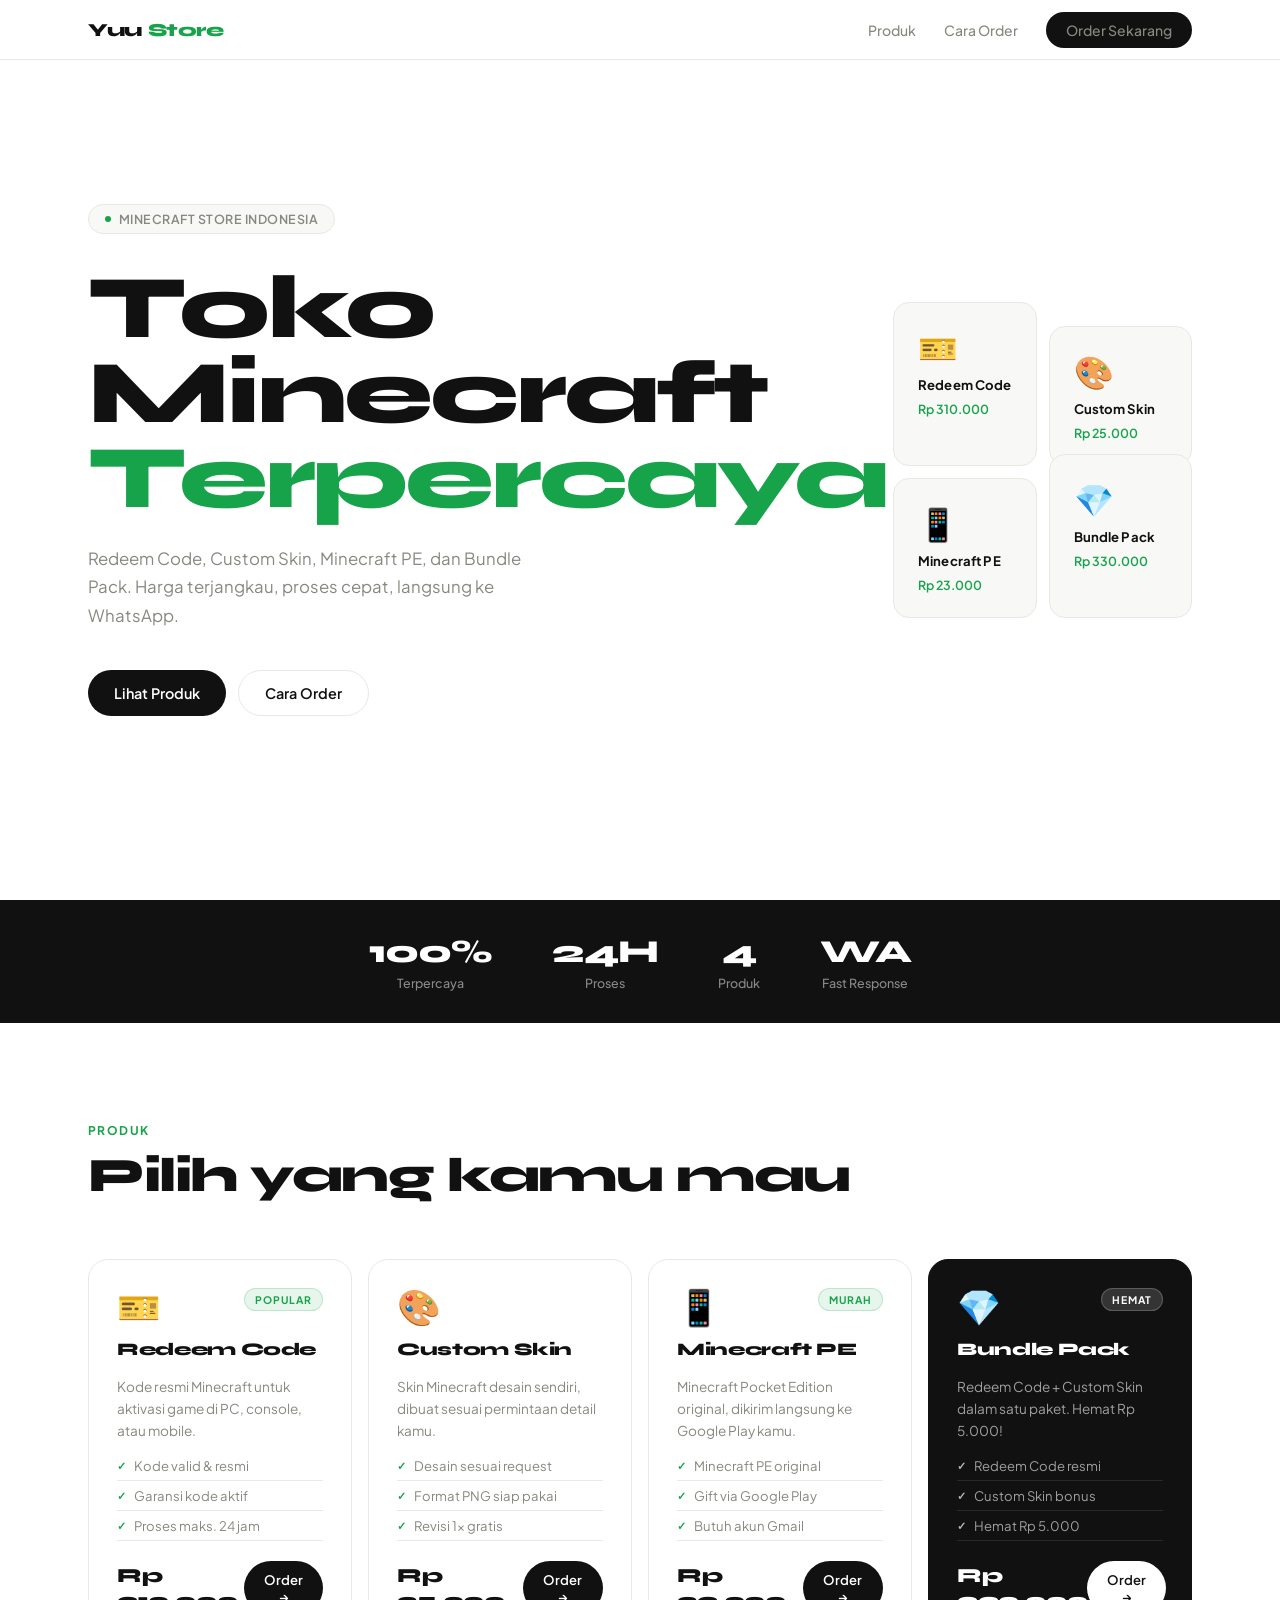
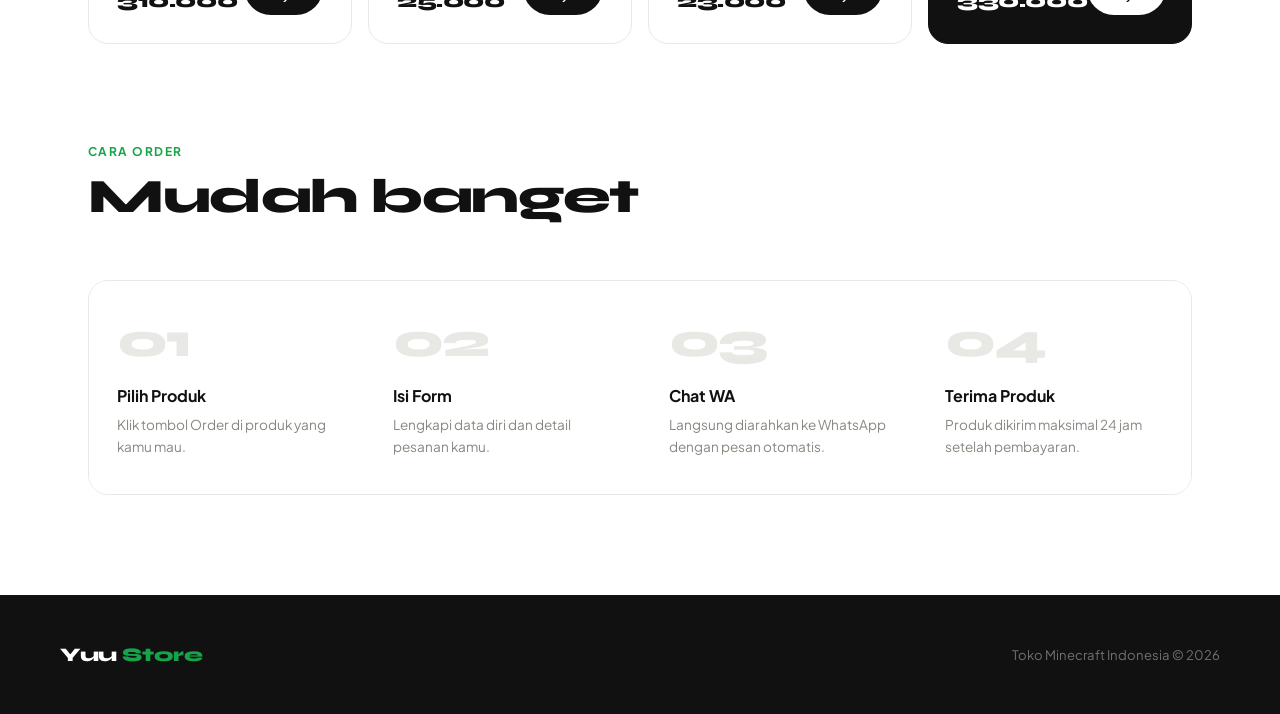
<file: index.html>
<!DOCTYPE html>
<html lang="id">
<head>
<meta charset="UTF-8"/>
<meta name="viewport" content="width=device-width, initial-scale=1.0"/>
<title>Yuu Store — Minecraft Shop</title>
<link href="https://fonts.googleapis.com/css2?family=Plus+Jakarta+Sans:wght@300;400;500;600;700;800&family=Syne:wght@700;800&display=swap" rel="stylesheet"/>
<style>
*,*::before,*::after{box-sizing:border-box;margin:0;padding:0}
html{scroll-behavior:smooth}

:root{
  --bg:#ffffff;
  --bg2:#f8f8f6;
  --bg3:#f2f2ef;
  --border:#e8e8e4;
  --fg:#111111;
  --muted:#888880;
  --accent:#16a34a;
  --accent2:#15803d;
  --gold:#b45309;
  --danger:#dc2626;
  --wa:#25d366;
  --radius:12px;
  --font:'Plus Jakarta Sans',sans-serif;
  --display:'Syne',sans-serif;
}

body{background:var(--bg);color:var(--fg);font-family:var(--font);overflow-x:hidden}

/* NAV */
nav{
  position:fixed;top:0;left:0;right:0;z-index:100;
  background:rgba(255,255,255,0.9);
  backdrop-filter:blur(16px);
  border-bottom:1px solid var(--border);
  height:60px;
}
.nav-inner{
  max-width:1160px;margin:0 auto;
  height:100%;display:flex;align-items:center;justify-content:space-between;
  padding:0 28px;
}
.nav-logo{
  font-family:var(--display);
  font-size:1.15rem;font-weight:800;
  color:var(--fg);text-decoration:none;
  letter-spacing:-0.02em;
}
.nav-logo span{color:var(--accent)}
.nav-links{display:flex;align-items:center;gap:28px}
.nav-links a{
  color:var(--muted);text-decoration:none;
  font-size:0.875rem;font-weight:500;
  transition:color 0.2s;
}
.nav-links a:hover{color:var(--fg)}
.nav-btn{
  background:var(--fg);color:#fff;
  padding:9px 20px;border-radius:50px;
  font-weight:600;font-size:0.875rem;
  transition:opacity 0.2s;
  cursor:pointer;
}
.nav-btn:hover{opacity:0.85}

/* HERO */
.hero{
  min-height:100vh;
  display:flex;align-items:center;
  padding:80px 28px 60px;
  max-width:1160px;margin:0 auto;
}
.hero-left{flex:1;max-width:580px}
.hero-tag{
  display:inline-flex;align-items:center;gap:8px;
  background:var(--bg2);border:1px solid var(--border);
  border-radius:50px;padding:6px 16px;
  font-size:0.78rem;font-weight:600;
  color:var(--muted);letter-spacing:0.04em;
  text-transform:uppercase;margin-bottom:32px;
}
.hero-tag::before{content:'';width:6px;height:6px;border-radius:50%;background:var(--accent)}
.hero-title{
  font-family:var(--display);
  font-size:clamp(3.5rem,7vw,6rem);
  font-weight:800;line-height:0.95;
  letter-spacing:-0.03em;margin-bottom:24px;
}
.hero-title span{color:var(--accent)}
.hero-sub{
  font-size:1.05rem;color:var(--muted);
  line-height:1.7;margin-bottom:40px;
  max-width:440px;font-weight:400;
}
.hero-btns{display:flex;gap:12px;flex-wrap:wrap}
.btn{
  display:inline-flex;align-items:center;gap:8px;
  padding:13px 26px;border-radius:50px;
  font-family:var(--font);font-size:0.9rem;
  font-weight:600;cursor:pointer;border:none;
  text-decoration:none;transition:all 0.2s;
}
.btn-dark{background:var(--fg);color:#fff}
.btn-dark:hover{background:#333}
.btn-outline{
  background:transparent;color:var(--fg);
  border:1.5px solid var(--border);
}
.btn-outline:hover{border-color:var(--fg);background:var(--bg2)}

.hero-right{
  flex:1;display:flex;justify-content:flex-end;
  padding-left:60px;
}
.hero-grid{
  display:grid;grid-template-columns:1fr 1fr;
  gap:12px;max-width:320px;
}
.hero-card{
  background:var(--bg2);
  border:1px solid var(--border);
  border-radius:16px;padding:24px;
  display:flex;flex-direction:column;gap:8px;
  transition:transform 0.3s,box-shadow 0.3s;
}
.hero-card:hover{transform:translateY(-4px);box-shadow:0 12px 32px rgba(0,0,0,0.08)}
.hero-card:nth-child(2){margin-top:24px}
.hero-card:nth-child(4){margin-top:-24px}
.hero-card-icon{font-size:2rem}
.hero-card-name{font-size:0.82rem;font-weight:700;letter-spacing:0.01em}
.hero-card-price{font-size:0.78rem;color:var(--accent);font-weight:600}

/* STATS */
.stats{
  background:var(--fg);
  padding:32px 28px;
}
.stats-inner{
  max-width:1160px;margin:0 auto;
  display:flex;gap:60px;flex-wrap:wrap;justify-content:center;
}
.stat{text-align:center}
.stat-num{
  font-family:var(--display);
  font-size:2rem;font-weight:800;
  color:#fff;letter-spacing:-0.03em;
}
.stat-label{font-size:0.78rem;color:rgba(255,255,255,0.5);margin-top:4px;font-weight:500}

/* SECTION */
.section{padding:100px 28px;max-width:1160px;margin:0 auto}
.section-header{margin-bottom:56px}
.section-label{
  font-size:0.75rem;font-weight:700;
  letter-spacing:0.12em;color:var(--accent);
  text-transform:uppercase;margin-bottom:12px;
}
.section-title{
  font-family:var(--display);
  font-size:clamp(2rem,4vw,3rem);
  font-weight:800;letter-spacing:-0.03em;
  line-height:1.1;
}

/* PRODUCTS */
.products-grid{
  display:grid;
  grid-template-columns:repeat(auto-fit,minmax(260px,1fr));
  gap:16px;
}
.card{
  background:var(--bg);
  border:1.5px solid var(--border);
  border-radius:20px;
  padding:28px;
  display:flex;flex-direction:column;gap:16px;
  transition:border-color 0.2s,transform 0.3s,box-shadow 0.3s;
  cursor:default;
}
.card:hover{
  border-color:#ccc;
  transform:translateY(-4px);
  box-shadow:0 16px 40px rgba(0,0,0,0.07);
}
.card-featured{
  background:var(--fg);color:#fff;
  border-color:var(--fg);
}
.card-featured .card-desc,.card-featured .card-feat-item{color:rgba(255,255,255,0.6)}
.card-featured .card-name{color:#fff}
.card-featured:hover{border-color:var(--fg)}

.card-top{display:flex;align-items:flex-start;justify-content:space-between}
.card-emoji{font-size:2.2rem;line-height:1}
.card-badge{
  font-size:0.65rem;font-weight:700;
  letter-spacing:0.1em;text-transform:uppercase;
  padding:4px 10px;border-radius:50px;
  background:rgba(22,163,74,0.1);
  color:var(--accent);
  border:1px solid rgba(22,163,74,0.2);
}
.card-badge.gold{background:rgba(180,83,9,0.08);color:var(--gold);border-color:rgba(180,83,9,0.2)}
.card-badge.white{background:rgba(255,255,255,0.15);color:#fff;border-color:rgba(255,255,255,0.2)}

.card-name{font-family:var(--display);font-size:1.1rem;font-weight:800;letter-spacing:-0.02em}
.card-desc{font-size:0.85rem;color:var(--muted);line-height:1.6;flex:1}

.card-feats{list-style:none;display:flex;flex-direction:column;gap:6px}
.card-feat-item{
  font-size:0.82rem;color:var(--muted);
  display:flex;align-items:center;gap:8px;
  padding-bottom:6px;
  border-bottom:1px solid var(--border);
}
.card-featured .card-feat-item{border-color:rgba(255,255,255,0.1)}
.card-feat-item::before{
  content:'✓';font-size:0.7rem;font-weight:700;
  color:var(--accent);flex-shrink:0;
}
.card-featured .card-feat-item::before{color:rgba(255,255,255,0.7)}

.card-footer{
  display:flex;align-items:center;
  justify-content:space-between;
  margin-top:4px;
}
.card-price{
  font-family:var(--display);
  font-size:1.25rem;font-weight:800;
  color:var(--fg);letter-spacing:-0.02em;
}
.card-featured .card-price{color:#fff}

/* Buttons inside card */
.btn-card{
  padding:10px 20px;border-radius:50px;
  font-size:0.82rem;font-weight:600;
  cursor:pointer;border:none;
  font-family:var(--font);
  background:var(--fg);color:#fff;
  transition:opacity 0.2s,transform 0.1s;
  display:inline-flex;align-items:center;
}
.btn-card:hover{opacity:0.85}
.btn-card:active{transform:scale(0.97)}
.card-featured .btn-card{background:#fff;color:var(--fg)}

/* STEPS */
.steps-grid{
  display:grid;
  grid-template-columns:repeat(auto-fit,minmax(220px,1fr));
  gap:2px;
  border:1.5px solid var(--border);
  border-radius:20px;
  overflow:hidden;
}
.step{
  padding:36px 28px;
  background:var(--bg);
  transition:background 0.2s;
}
.step:hover{background:var(--bg2)}
.step-num{
  font-family:var(--display);
  font-size:3rem;font-weight:800;
  color:var(--border);letter-spacing:-0.05em;
  line-height:1;margin-bottom:20px;
}
.step h4{font-weight:700;font-size:1rem;margin-bottom:8px}
.step p{font-size:0.85rem;color:var(--muted);line-height:1.6}

/* FOOTER */
footer{
  background:var(--fg);
  padding:48px 28px;
}
.footer-inner{
  max-width:1160px;margin:0 auto;
  display:flex;align-items:center;justify-content:space-between;
  flex-wrap:wrap;gap:16px;
}
.footer-logo{
  font-family:var(--display);
  font-size:1.2rem;font-weight:800;
  color:#fff;letter-spacing:-0.02em;
}
.footer-logo span{color:var(--accent)}
.footer-text{font-size:0.82rem;color:rgba(255,255,255,0.4)}

/* MODAL */
.modal-overlay{
  display:none;position:fixed;inset:0;z-index:200;
  background:rgba(0,0,0,0.4);
  backdrop-filter:blur(8px);
  align-items:center;justify-content:center;
  padding:20px;
}
.modal-overlay.open{display:flex}
.modal{
  background:#fff;
  border:1px solid var(--border);
  border-radius:24px;
  width:100%;max-width:520px;
  max-height:90vh;overflow-y:auto;
  animation:modalIn 0.25s ease;
  box-shadow:0 24px 60px rgba(0,0,0,0.15);
}
.modal-lg{max-width:680px}
@keyframes modalIn{from{opacity:0;transform:scale(0.96) translateY(10px)}to{opacity:1;transform:scale(1) translateY(0)}}
.modal-header{
  padding:22px 24px;border-bottom:1px solid var(--border);
  display:flex;align-items:center;justify-content:space-between;
  position:sticky;top:0;background:#fff;z-index:1;
  font-weight:700;font-size:0.95rem;
}
.modal-close{
  width:32px;height:32px;border-radius:50%;
  background:var(--bg2);border:none;
  color:var(--muted);font-size:1.1rem;
  cursor:pointer;display:flex;align-items:center;justify-content:center;
  transition:background 0.2s,color 0.2s;
}
.modal-close:hover{background:var(--bg3);color:var(--fg)}
.modal-body{padding:24px;display:flex;flex-direction:column;gap:16px}

.form-row{display:grid;grid-template-columns:repeat(auto-fit,minmax(150px,1fr));gap:14px}
.form-group{display:flex;flex-direction:column;gap:6px}
.form-group label{
  font-size:0.75rem;font-weight:700;
  letter-spacing:0.06em;text-transform:uppercase;color:var(--muted);
}
.form-group input,
.form-group select,
.form-group textarea{
  background:var(--bg2);
  border:1.5px solid var(--border);
  border-radius:10px;
  padding:11px 14px;
  color:var(--fg);font-family:var(--font);
  font-size:0.9rem;outline:none;
  transition:border-color 0.2s,box-shadow 0.2s;
}
.form-group input:focus,
.form-group select:focus,
.form-group textarea:focus{
  border-color:var(--fg);
  box-shadow:0 0 0 3px rgba(0,0,0,0.06);
  background:#fff;
}
.form-group select option{background:#fff}
.form-group textarea{resize:vertical;min-height:160px;line-height:1.6}

.template-box{
  background:var(--bg2);border:1.5px solid var(--border);
  border-radius:10px;padding:14px;
  font-family:monospace;font-size:0.78rem;
  color:var(--muted);line-height:1.9;
  white-space:pre-wrap;margin-bottom:-4px;
}
.price-info{
  background:var(--bg2);border:1.5px solid var(--border);
  border-radius:10px;padding:12px 16px;
  font-size:0.85rem;color:var(--muted);line-height:1.6;
}
.price-info strong{color:var(--fg)}
.price-info.green{background:rgba(22,163,74,0.05);border-color:rgba(22,163,74,0.2)}
.price-info.gold{background:rgba(180,83,9,0.05);border-color:rgba(180,83,9,0.2)}

.btn-wa{
  width:100%;padding:14px;border-radius:12px;
  background:var(--wa);color:#fff;border:none;
  font-family:var(--font);font-size:0.92rem;font-weight:700;
  cursor:pointer;display:flex;align-items:center;
  justify-content:center;gap:8px;
  transition:opacity 0.2s,transform 0.1s;
  box-shadow:0 4px 16px rgba(37,211,102,0.25);
}
.btn-wa:hover{opacity:0.9}
.btn-wa:active{transform:scale(0.98)}

.alert{display:none;padding:12px 16px;border-radius:10px;font-size:0.87rem;font-weight:500}
.alert.error{
  background:rgba(220,38,38,0.06);
  border:1.5px solid rgba(220,38,38,0.2);
  color:var(--danger);display:block;
}

::-webkit-scrollbar{width:5px}
::-webkit-scrollbar-thumb{background:var(--border);border-radius:3px}

@media(max-width:768px){
  .hero{flex-direction:column;gap:48px;padding-top:100px}
  .hero-right{padding-left:0;width:100%}
  .hero-grid{max-width:100%}
  .stats-inner{gap:32px}
  .section{padding:64px 20px}
  .footer-inner{flex-direction:column;text-align:center}
}
</style>
</head>
<body>

<!-- NAV -->
<nav>
  <div class="nav-inner">
    <a class="nav-logo" href="#">Yuu <span>Store</span></a>
    <div class="nav-links">
      <a href="#products">Produk</a>
      <a href="#cara-order">Cara Order</a>
      <a class="nav-btn" href="#products">Order Sekarang</a>
    </div>
  </div>
</nav>

<!-- HERO -->
<div class="hero">
  <div class="hero-left">
    <div class="hero-tag">Minecraft Store Indonesia</div>
    <h1 class="hero-title">Toko<br/>Minecraft<br/><span>Terpercaya</span></h1>
    <p class="hero-sub">Redeem Code, Custom Skin, Minecraft PE, dan Bundle Pack. Harga terjangkau, proses cepat, langsung ke WhatsApp.</p>
    <div class="hero-btns">
      <a href="#products" class="btn btn-dark">Lihat Produk</a>
      <a href="#cara-order" class="btn btn-outline">Cara Order</a>
    </div>
  </div>
  <div class="hero-right">
    <div class="hero-grid">
      <div class="hero-card">
        <div class="hero-card-icon">🎫</div>
        <div class="hero-card-name">Redeem Code</div>
        <div class="hero-card-price">Rp 310.000</div>
      </div>
      <div class="hero-card">
        <div class="hero-card-icon">🎨</div>
        <div class="hero-card-name">Custom Skin</div>
        <div class="hero-card-price">Rp 25.000</div>
      </div>
      <div class="hero-card">
        <div class="hero-card-icon">📱</div>
        <div class="hero-card-name">Minecraft PE</div>
        <div class="hero-card-price">Rp 23.000</div>
      </div>
      <div class="hero-card">
        <div class="hero-card-icon">💎</div>
        <div class="hero-card-name">Bundle Pack</div>
        <div class="hero-card-price">Rp 330.000</div>
      </div>
    </div>
  </div>
</div>

<!-- STATS -->
<div class="stats">
  <div class="stats-inner">
    <div class="stat"><div class="stat-num">100%</div><div class="stat-label">Terpercaya</div></div>
    <div class="stat"><div class="stat-num">24H</div><div class="stat-label">Proses</div></div>
    <div class="stat"><div class="stat-num">4</div><div class="stat-label">Produk</div></div>
    <div class="stat"><div class="stat-num">WA</div><div class="stat-label">Fast Response</div></div>
  </div>
</div>

<!-- PRODUCTS -->
<section class="section" id="products">
  <div class="section-header">
    <div class="section-label">Produk</div>
    <h2 class="section-title">Pilih yang kamu mau</h2>
  </div>
  <div class="products-grid">

    <div class="card">
      <div class="card-top">
        <div class="card-emoji">🎫</div>
        <span class="card-badge">POPULAR</span>
      </div>
      <h3 class="card-name">Redeem Code</h3>
      <p class="card-desc">Kode resmi Minecraft untuk aktivasi game di PC, console, atau mobile.</p>
      <ul class="card-feats">
        <li class="card-feat-item">Kode valid & resmi</li>
        <li class="card-feat-item">Garansi kode aktif</li>
        <li class="card-feat-item">Proses maks. 24 jam</li>
      </ul>
      <div class="card-footer">
        <div class="card-price">Rp 310.000</div>
        <button class="btn-card" onclick="openModal('redeem')">Order →</button>
      </div>
    </div>

    <div class="card">
      <div class="card-top">
        <div class="card-emoji">🎨</div>
      </div>
      <h3 class="card-name">Custom Skin</h3>
      <p class="card-desc">Skin Minecraft desain sendiri, dibuat sesuai permintaan detail kamu.</p>
      <ul class="card-feats">
        <li class="card-feat-item">Desain sesuai request</li>
        <li class="card-feat-item">Format PNG siap pakai</li>
        <li class="card-feat-item">Revisi 1x gratis</li>
      </ul>
      <div class="card-footer">
        <div class="card-price">Rp 25.000</div>
        <button class="btn-card" onclick="openModal('skin')">Order →</button>
      </div>
    </div>

    <div class="card">
      <div class="card-top">
        <div class="card-emoji">📱</div>
        <span class="card-badge">MURAH</span>
      </div>
      <h3 class="card-name">Minecraft PE</h3>
      <p class="card-desc">Minecraft Pocket Edition original, dikirim langsung ke Google Play kamu.</p>
      <ul class="card-feats">
        <li class="card-feat-item">Minecraft PE original</li>
        <li class="card-feat-item">Gift via Google Play</li>
        <li class="card-feat-item">Butuh akun Gmail</li>
      </ul>
      <div class="card-footer">
        <div class="card-price">Rp 23.000</div>
        <button class="btn-card" onclick="openModal('mcpe')">Order →</button>
      </div>
    </div>

    <div class="card card-featured">
      <div class="card-top">
        <div class="card-emoji">💎</div>
        <span class="card-badge white">HEMAT</span>
      </div>
      <h3 class="card-name">Bundle Pack</h3>
      <p class="card-desc">Redeem Code + Custom Skin dalam satu paket. Hemat Rp 5.000!</p>
      <ul class="card-feats">
        <li class="card-feat-item">Redeem Code resmi</li>
        <li class="card-feat-item">Custom Skin bonus</li>
        <li class="card-feat-item">Hemat Rp 5.000</li>
      </ul>
      <div class="card-footer">
        <div class="card-price">Rp 330.000</div>
        <button class="btn-card" onclick="openModal('bundle')">Order →</button>
      </div>
    </div>

  </div>
</section>

<!-- CARA ORDER -->
<section class="section" id="cara-order" style="padding-top:0">
  <div class="section-header">
    <div class="section-label">Cara Order</div>
    <h2 class="section-title">Mudah banget</h2>
  </div>
  <div class="steps-grid">
    <div class="step">
      <div class="step-num">01</div>
      <h4>Pilih Produk</h4>
      <p>Klik tombol Order di produk yang kamu mau.</p>
    </div>
    <div class="step">
      <div class="step-num">02</div>
      <h4>Isi Form</h4>
      <p>Lengkapi data diri dan detail pesanan kamu.</p>
    </div>
    <div class="step">
      <div class="step-num">03</div>
      <h4>Chat WA</h4>
      <p>Langsung diarahkan ke WhatsApp dengan pesan otomatis.</p>
    </div>
    <div class="step">
      <div class="step-num">04</div>
      <h4>Terima Produk</h4>
      <p>Produk dikirim maksimal 24 jam setelah pembayaran.</p>
    </div>
  </div>
</section>

<!-- FOOTER -->
<footer>
  <div class="footer-inner">
    <div class="footer-logo">Yuu <span>Store</span></div>
    <div class="footer-text">Toko Minecraft Indonesia © 2026</div>
  </div>
</footer>

<!-- MODAL REDEEM -->
<div class="modal-overlay" id="modal-redeem">
  <div class="modal">
    <div class="modal-header">
      <span>🎫 Order Redeem Code</span>
      <button class="modal-close" onclick="closeModal('redeem')">×</button>
    </div>
    <div class="modal-body">
      <div class="alert" id="alert-redeem"></div>
      <div class="form-group">
        <label>Nama *</label>
        <input type="text" id="redeem-name" placeholder="Nama kamu"/>
      </div>
      <div class="form-group">
        <label>Nomor Telepon *</label>
        <input type="tel" id="redeem-phone" placeholder="08xxxxxxxxxx"/>
      </div>
      <div class="price-info">💳 Total: <strong>Rp 310.000</strong> — Lanjut ke WhatsApp</div>
      <button class="btn-wa" onclick="submitOrder('redeem')">
        <svg width="18" height="18" viewBox="0 0 24 24" fill="currentColor"><path d="M17.472 14.382c-.297-.149-1.758-.867-2.03-.967-.273-.099-.471-.148-.67.15-.197.297-.767.966-.94 1.164-.173.199-.347.223-.644.075-.297-.15-1.255-.463-2.39-1.475-.883-.788-1.48-1.761-1.653-2.059-.173-.297-.018-.458.13-.606.134-.133.298-.347.446-.52.149-.174.198-.298.298-.497.099-.198.05-.371-.025-.52-.075-.149-.669-1.612-.916-2.207-.242-.579-.487-.5-.669-.51-.173-.008-.371-.01-.57-.01-.198 0-.52.074-.792.372-.272.297-1.04 1.016-1.04 2.479 0 1.462 1.065 2.875 1.213 3.074.149.198 2.096 3.2 5.077 4.487.709.306 1.262.489 1.694.625.712.227 1.36.195 1.871.118.571-.085 1.758-.719 2.006-1.413.248-.694.248-1.289.173-1.413-.074-.124-.272-.198-.57-.347m-5.421 7.403h-.004a9.87 9.87 0 01-5.031-1.378l-.361-.214-3.741.982.998-3.648-.235-.374a9.86 9.86 0 01-1.51-5.26c.001-5.45 4.436-9.884 9.888-9.884 2.64 0 5.122 1.03 6.988 2.898a9.825 9.825 0 012.893 6.994c-.003 5.45-
</file>
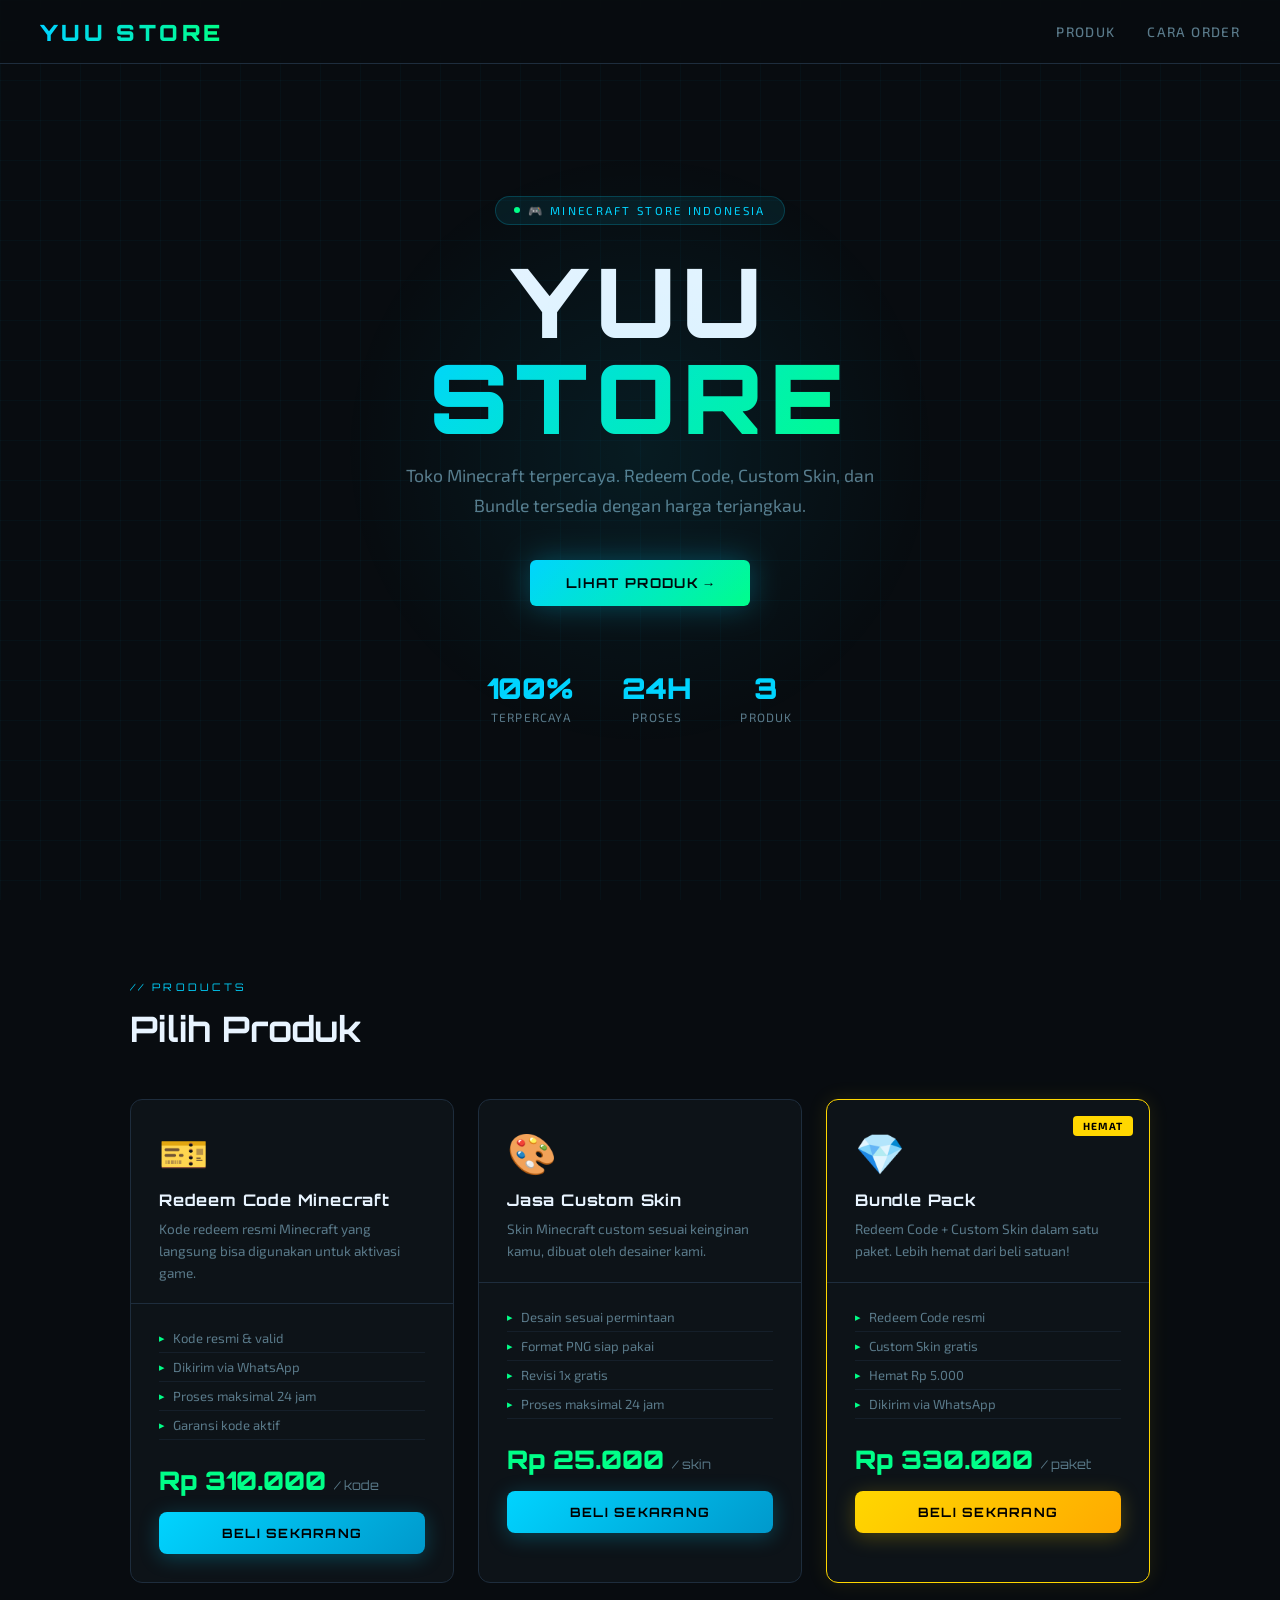
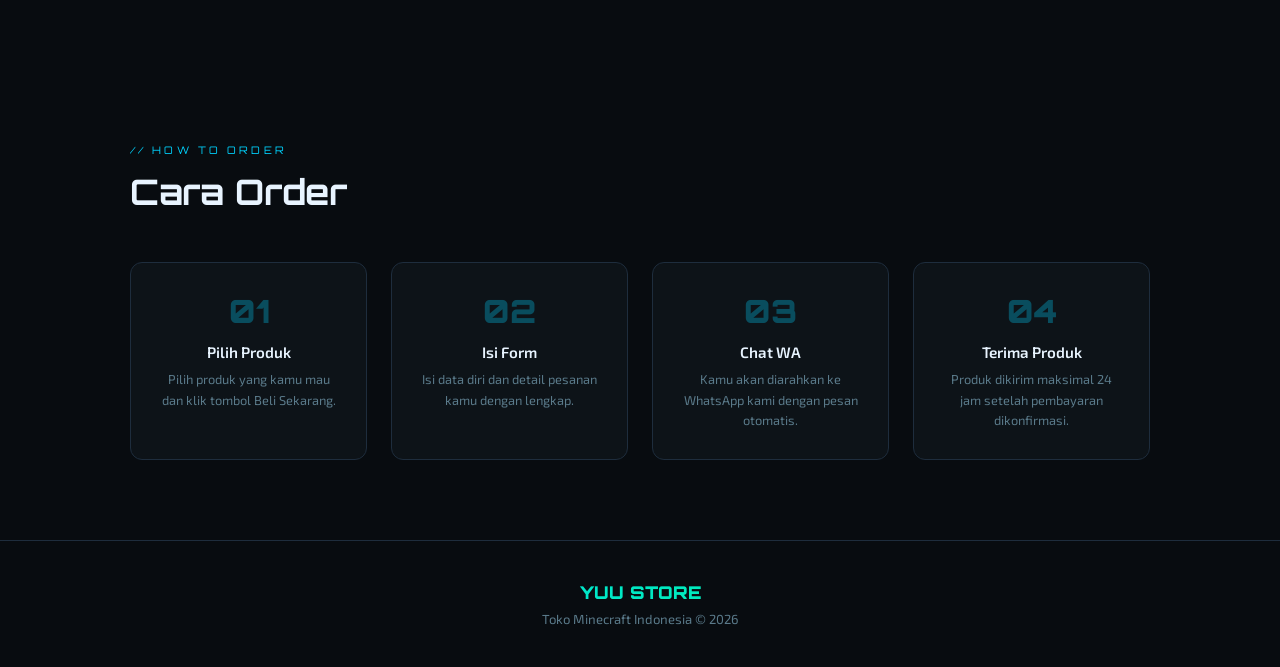
<file: yuustore-1.html>
<!DOCTYPE html>
<html lang="id">
<head>
  <meta charset="UTF-8"/>
  <meta name="viewport" content="width=device-width, initial-scale=1.0"/>
  <title>Yuu Store — Minecraft Shop</title>
  <link href="https://fonts.googleapis.com/css2?family=Orbitron:wght@400;600;700;900&family=Exo+2:wght@300;400;500;600&display=swap" rel="stylesheet"/>
  <style>
    :root {
      --bg:#080c10;--bg2:#0d1318;--bg3:#111820;--border:#1e2d3d;
      --fg:#e8f4ff;--muted:#5a7a8a;--accent:#00d4ff;--accent2:#00ff88;
      --danger:#ff4444;--gold:#ffd700;
    }
    *,*::before,*::after{box-sizing:border-box;margin:0;padding:0}
    html{scroll-behavior:smooth}
    body{background:var(--bg);color:var(--fg);font-family:'Exo 2',sans-serif;overflow-x:hidden;min-height:100vh}
    body::before{content:'';position:fixed;inset:0;background-image:linear-gradient(rgba(0,212,255,0.03) 1px,transparent 1px),linear-gradient(90deg,rgba(0,212,255,0.03) 1px,transparent 1px);background-size:40px 40px;pointer-events:none;z-index:0}

    nav{position:fixed;top:0;left:0;right:0;z-index:100;background:rgba(8,12,16,0.85);backdrop-filter:blur(20px);border-bottom:1px solid var(--border);padding:0 40px;height:64px;display:flex;align-items:center;justify-content:space-between}
    .nav-logo{font-family:'Orbitron',monospace;font-size:1.4rem;font-weight:900;letter-spacing:0.15em;background:linear-gradient(90deg,var(--accent),var(--accent2));-webkit-background-clip:text;-webkit-text-fill-color:transparent;background-clip:text;cursor:pointer}
    .nav-links{display:flex;gap:32px}
    .nav-links a{color:var(--muted);text-decoration:none;font-size:0.85rem;font-weight:500;letter-spacing:0.1em;text-transform:uppercase;transition:color 0.2s;cursor:pointer}
    .nav-links a:hover{color:var(--accent)}

    .hero{position:relative;z-index:1;min-height:100vh;display:flex;flex-direction:column;align-items:center;justify-content:center;text-align:center;padding:80px 20px 60px;overflow:hidden}
    .hero-glow{position:absolute;width:600px;height:600px;border-radius:50%;background:radial-gradient(circle,rgba(0,212,255,0.08) 0%,transparent 70%);top:50%;left:50%;transform:translate(-50%,-50%);pointer-events:none}
    .hero-badge{display:inline-flex;align-items:center;gap:8px;background:rgba(0,212,255,0.08);border:1px solid rgba(0,212,255,0.2);border-radius:50px;padding:6px 18px;font-size:0.72rem;letter-spacing:0.2em;text-transform:uppercase;color:var(--accent);margin-bottom:28px}
    .hero-badge::before{content:'';width:6px;height:6px;border-radius:50%;background:var(--accent2);animation:pulse 2s ease infinite}
    @keyframes pulse{0%,100%{opacity:1}50%{opacity:0.3}}
    .hero h1{font-family:'Orbitron',monospace;font-size:clamp(3rem,8vw,6rem);font-weight:900;letter-spacing:0.08em;line-height:1;margin-bottom:16px}
    .hero h1 span{background:linear-gradient(135deg,var(--accent),var(--accent2));-webkit-background-clip:text;-webkit-text-fill-color:transparent;background-clip:text}
    .hero p{font-size:1.1rem;color:var(--muted);max-width:480px;line-height:1.7;margin-bottom:40px}
    .hero-cta{display:inline-flex;align-items:center;gap:10px;background:linear-gradient(135deg,var(--accent),var(--accent2));color:#000;padding:14px 36px;border-radius:6px;font-family:'Orbitron',monospace;font-size:0.85rem;font-weight:700;letter-spacing:0.1em;text-transform:uppercase;box-shadow:0 0 30px rgba(0,212,255,0.3);transition:transform 0.2s,box-shadow 0.2s;cursor:pointer;border:none}
    .hero-cta:hover{transform:translateY(-2px);box-shadow:0 0 50px rgba(0,212,255,0.5)}
    .hero-stats{display:flex;gap:48px;margin-top:64px}
    .stat{text-align:center}
    .stat-num{font-family:'Orbitron',monospace;font-size:1.8rem;font-weight:900;color:var(--accent)}
    .stat-label{font-size:0.75rem;color:var(--muted);letter-spacing:0.1em;text-transform:uppercase;margin-top:4px}

    section{position:relative;z-index:1;padding:80px 40px;max-width:1100px;margin:0 auto}
    .section-label{font-family:'Orbitron',monospace;font-size:0.65rem;letter-spacing:0.3em;color:var(--accent);text-transform:uppercase;margin-bottom:12px}
    .section-title{font-family:'Orbitron',monospace;font-size:clamp(1.5rem,4vw,2.2rem);font-weight:700;margin-bottom:48px}

    .products-grid{display:grid;grid-template-columns:repeat(auto-fit,minmax(300px,1fr));gap:24px}
    .product-card{background:var(--bg2);border:1px solid var(--border);border-radius:12px;overflow:hidden;transition:transform 0.3s,border-color 0.3s,box-shadow 0.3s;position:relative}
    .product-card:hover{transform:translateY(-4px);border-color:var(--accent);box-shadow:0 0 30px rgba(0,212,255,0.1)}
    .product-card.featured{border-color:var(--gold);box-shadow:0 0 20px rgba(255,215,0,0.1)}
    .product-card.featured:hover{box-shadow:0 0 40px rgba(255,215,0,0.2)}
    .product-badge{position:absolute;top:16px;right:16px;background:var(--gold);color:#000;font-size:0.65rem;font-weight:700;letter-spacing:0.1em;text-transform:uppercase;padding:4px 10px;border-radius:4px}
    .product-header{padding:28px 28px 20px;border-bottom:1px solid var(--border)}
    .product-icon{font-size:2.5rem;margin-bottom:12px}
    .product-name{font-family:'Orbitron',monospace;font-size:1rem;font-weight:700;letter-spacing:0.05em;margin-bottom:8px}
    .product-desc{font-size:0.85rem;color:var(--muted);line-height:1.6}
    .product-body{padding:20px 28px 28px}
    .product-features{list-style:none;margin-bottom:24px}
    .product-features li{font-size:0.82rem;color:var(--muted);padding:6px 0;border-bottom:1px solid rgba(30,45,61,0.5);display:flex;align-items:center;gap:8px}
    .product-features li::before{content:'▸';color:var(--accent2);font-size:0.7rem}
    .product-price{font-family:'Orbitron',monospace;font-size:1.6rem;font-weight:900;color:var(--accent2);margin-bottom:16px}
    .product-price span{font-size:0.8rem;color:var(--muted);font-weight:400}
    .btn-buy{width:100%;background:linear-gradient(135deg,var(--accent),#0099cc);color:#000;border:none;padding:13px;border-radius:8px;font-family:'Orbitron',monospace;font-size:0.8rem;font-weight:700;letter-spacing:0.1em;text-transform:uppercase;cursor:pointer;transition:all 0.2s;box-shadow:0 4px 20px rgba(0,212,255,0.25)}
    .btn-buy:hover{transform:translateY(-1px);box-shadow:0 8px 30px rgba(0,212,255,0.4)}
    .btn-buy.gold{background:linear-gradient(135deg,var(--gold),#ffaa00);box-shadow:0 4px 20px rgba(255,215,0,0.25)}
    .btn-buy.gold:hover{box-shadow:0 8px 30px rgba(255,215,0,0.4)}

    .steps{display:grid;grid-template-columns:repeat(auto-fit,minmax(200px,1fr));gap:24px}
    .step{background:var(--bg2);border:1px solid var(--border);border-radius:12px;padding:28px;text-align:center}
    .step-num{font-family:'Orbitron',monospace;font-size:2rem;font-weight:900;color:var(--accent);opacity:0.3;margin-bottom:12px}
    .step-title{font-weight:600;margin-bottom:8px;font-size:0.95rem}
    .step-desc{font-size:0.8rem;color:var(--muted);line-height:1.6}

    footer{position:relative;z-index:1;border-top:1px solid var(--border);padding:40px;text-align:center;color:var(--muted);font-size:0.82rem}

    .modal-overlay{display:none;position:fixed;inset:0;z-index:200;background:rgba(0,0,0,0.8);backdrop-filter:blur(8px);align-items:center;justify-content:center;padding:20px}
    .modal-overlay.open{display:flex}
    .modal{background:var(--bg2);border:1px solid var(--border);border-radius:16px;width:100%;max-width:600px;max-height:90vh;overflow-y:auto;position:relative;animation:modalIn 0.3s ease}
    @keyframes modalIn{from{opacity:0;transform:scale(0.95) translateY(10px)}to{opacity:1;transform:scale(1) translateY(0)}}
    .modal-header{padding:24px 28px 20px;border-bottom:1px solid var(--border);display:flex;align-items:center;justify-content:space-between;position:sticky;top:0;background:var(--bg2);z-index:1}
    .modal-title{font-family:'Orbitron',monospace;font-size:1rem;font-weight:700}
    .modal-close{background:none;border:none;color:var(--muted);font-size:1.5rem;cursor:pointer;line-height:1;transition:color 0.2s}
    .modal-close:hover{color:var(--danger)}
    .modal-body{padding:28px}

    .form-group{margin-bottom:20px}
    .form-label{display:block;font-size:0.78rem;font-weight:600;letter-spacing:0.1em;text-transform:uppercase;color:var(--accent);margin-bottom:8px}
    .form-input,.form-select,.form-textarea{width:100%;background:var(--bg3);border:1px solid var(--border);border-radius:8px;padding:12px 16px;color:var(--fg);font-family:'Exo 2',sans-serif;font-size:0.9rem;outline:none;transition:border-color 0.2s}
    .form-input:focus,.form-select:focus,.form-textarea:focus{border-color:var(--accent)}
    .form-select option{background:var(--bg3)}
    .form-textarea{resize:vertical;min-height:120px;line-height:1.6}
    .skin-template{background:var(--bg3);border:1px solid var(--border);border-radius:8px;padding:16px;font-size:0.82rem;color:var(--muted);line-height:1.8;white-space:pre-wrap;font-family:monospace;margin-bottom:8px}
    .form-section{background:rgba(0,212,255,0.04);border:1px solid rgba(0,212,255,0.12);border-radius:10px;padding:20px;margin-bottom:20px}
    .form-section-title{font-family:'Orbitron',monospace;font-size:0.75rem;letter-spacing:0.15em;color:var(--accent);text-transform:uppercase;margin-bottom:16px;padding-bottom:10px;border-bottom:1px solid rgba(0,212,255,0.12)}
    .btn-submit{width:100%;background:linear-gradient(135deg,#25d366,#128c7e);color:#fff;border:none;padding:15px;border-radius:8px;font-family:'Orbitron',monospace;font-size:0.85rem;font-weight:700;letter-spacing:0.1em;text-transform:uppercase;cursor:pointer;margin-top:8px;transition:all 0.2s;box-shadow:0 4px 20px rgba(37,211,102,0.25);display:flex;align-items:center;justify-content:center;gap:10px}
    .btn-submit:hover{transform:translateY(-1px);box-shadow:0 8px 30px rgba(37,211,102,0.4)}
    .alert{display:none;padding:14px 18px;border-radius:8px;font-size:0.88rem;margin-bottom:20px;font-weight:500}
    .alert.error{background:rgba(255,68,68,0.1);border:1px solid rgba(255,68,68,0.3);color:var(--danger);display:block}
    .price-box{background:rgba(0,212,255,0.06);border:1px solid rgba(0,212,255,0.15);border-radius:8px;padding:14px;margin-bottom:20px;font-size:0.82rem;color:var(--muted);line-height:1.6}

    ::-webkit-scrollbar{width:6px}
    ::-webkit-scrollbar-track{background:var(--bg)}
    ::-webkit-scrollbar-thumb{background:var(--border);border-radius:3px}
  </style>
</head>
<body>

<nav>
  <div class="nav-logo" onclick="document.getElementById('products').scrollIntoView({behavior:'smooth'})">YUU STORE</div>
  <div class="nav-links">
    <a onclick="document.getElementById('products').scrollIntoView({behavior:'smooth'})">Produk</a>
    <a onclick="document.getElementById('cara-order').scrollIntoView({behavior:'smooth'})">Cara Order</a>
  </div>
</nav>

<div class="hero">
  <div class="hero-glow"></div>
  <div class="hero-badge">🎮 Minecraft Store Indonesia</div>
  <h1>YUU<br><span>STORE</span></h1>
  <p>Toko Minecraft terpercaya. Redeem Code, Custom Skin, dan Bundle tersedia dengan harga terjangkau.</p>
  <button class="hero-cta" onclick="document.getElementById('products').scrollIntoView({behavior:'smooth'})">Lihat Produk →</button>
  <div class="hero-stats">
    <div class="stat"><div class="stat-num">100%</div><div class="stat-label">Terpercaya</div></div>
    <div class="stat"><div class="stat-num">24H</div><div class="stat-label">Proses</div></div>
    <div class="stat"><div class="stat-num">3</div><div class="stat-label">Produk</div></div>
  </div>
</div>

<section id="products">
  <div class="section-label">// products</div>
  <div class="section-title">Pilih Produk</div>
  <div class="products-grid">

    <div class="product-card">
      <div class="product-header">
        <div class="product-icon">🎫</div>
        <div class="product-name">Redeem Code Minecraft</div>
        <div class="product-desc">Kode redeem resmi Minecraft yang langsung bisa digunakan untuk aktivasi game.</div>
      </div>
      <div class="product-body">
        <ul class="product-features">
          <li>Kode resmi & valid</li>
          <li>Dikirim via WhatsApp</li>
          <li>Proses maksimal 24 jam</li>
          <li>Garansi kode aktif</li>
        </ul>
        <div class="product-price">Rp 310.000 <span>/ kode</span></div>
        <button class="btn-buy" onclick="openModal('redeem')">Beli Sekarang</button>
      </div>
    </div>

    <div class="product-card">
      <div class="product-header">
        <div class="product-icon">🎨</div>
        <div class="product-name">Jasa Custom Skin</div>
        <div class="product-desc">Skin Minecraft custom sesuai keinginan kamu, dibuat oleh desainer kami.</div>
      </div>
      <div class="product-body">
        <ul class="product-features">
          <li>Desain sesuai permintaan</li>
          <li>Format PNG siap pakai</li>
          <li>Revisi 1x gratis</li>
          <li>Proses maksimal 24 jam</li>
        </ul>
        <div class="product-price">Rp 25.000 <span>/ skin</span></div>
        <button class="btn-buy" onclick="openModal('skin')">Beli Sekarang</button>
      </div>
    </div>

    <div class="product-card featured">
      <div class="product-badge">HEMAT</div>
      <div class="product-header">
        <div class="product-icon">💎</div>
        <div class="product-name">Bundle Pack</div>
        <div class="product-desc">Redeem Code + Custom Skin dalam satu paket. Lebih hemat dari beli satuan!</div>
      </div>
      <div class="product-body">
        <ul class="product-features">
          <li>Redeem Code resmi</li>
          <li>Custom Skin gratis</li>
          <li>Hemat Rp 5.000</li>
          <li>Dikirim via WhatsApp</li>
        </ul>
        <div class="product-price">Rp 330.000 <span>/ paket</span></div>
        <button class="btn-buy gold" onclick="openModal('bundle')">Beli Sekarang</button>
      </div>
    </div>

  </div>
</section>

<section id="cara-order">
  <div class="section-label">// how to order</div>
  <div class="section-title">Cara Order</div>
  <div class="steps">
    <div class="step"><div class="step-num">01</div><div class="step-title">Pilih Produk</div><div class="step-desc">Pilih produk yang kamu mau dan klik tombol Beli Sekarang.</div></div>
    <div class="step"><div class="step-num">02</div><div class="step-title">Isi Form</div><div class="step-desc">Isi data diri dan detail pesanan kamu dengan lengkap.</div></div>
    <div class="step"><div class="step-num">03</div><div class="step-title">Chat WA</div><div class="step-desc">Kamu akan diarahkan ke WhatsApp kami dengan pesan otomatis.</div></div>
    <div class="step"><div class="step-num">04</div><div class="step-title">Terima Produk</div><div class="step-desc">Produk dikirim maksimal 24 jam setelah pembayaran dikonfirmasi.</div></div>
  </div>
</section>

<footer>
  <div style="font-family:'Orbitron',monospace;font-size:1.1rem;font-weight:900;margin-bottom:8px;background:linear-gradient(90deg,#00d4ff,#00ff88);-webkit-background-clip:text;-webkit-text-fill-color:transparent;background-clip:text">YUU STORE</div>
  <div>Toko Minecraft Indonesia © 2026</div>
</footer>

<!-- MODAL REDEEM -->
<div class="modal-overlay" id="modal-redeem">
  <div class="modal">
    <div class="modal-header">
      <div class="modal-title">🎫 Order Redeem Code</div>
      <button class="modal-close" onclick="closeModal('redeem')">×</button>
    </div>
    <div class="modal-body">
      <div class="alert" id="alert-redeem"></div>
      <div class="form-section">
        <div class="form-section-title">Data Pembeli</div>
        <div class="form-group">
          <label class="form-label">Nama *</label>
          <input type="text" class="form-input" id="redeem-name" placeholder="Nama kamu"/>
        </div>
        <div class="form-group">
          <label class="form-label">Nomor Telepon *</label>
          <input type="tel" class="form-input" id="redeem-phone" placeholder="08xxxxxxxxxx"/>
        </div>
      </div>
      <div class="price-box">
        💳 <strong style="color:var(--fg)">Total: Rp 310.000</strong><br>
        Setelah submit, kamu akan diarahkan ke WhatsApp kami 💬
      </div>
      <button class="btn-submit" onclick="submitOrder('redeem')">
        <svg width="18" height="18" viewBox="0 0 24 24" fill="currentColor"><path d="M17.472 14.382c-.297-.149-1.758-.867-2.03-.967-.273-.099-.471-.148-.67.15-.197.297-.767.966-.94 1.164-.173.199-.347.223-.644.075-.297-.15-1.255-.463-2.39-1.475-.883-.788-1.48-1.761-1.653-2.059-.173-.297-.018-.458.13-.606.134-.133.298-.347.446-.52.149-.174.198-.298.298-.497.099-.198.05-.371-.025-.52-.075-.149-.669-1.612-.916-2.207-.242-.579-.487-.5-.669-.51-.173-.008-.371-.01-.57-.01-.198 0-.52.074-.792.372-.272.297-1.04 1.016-1.04 2.479 0 1.462 1.065 2.875 1.213 3.074.149.198 2.096 3.2 5.077 4.487.709.306 1.262.489 1.694.625.712.227 1.36.195 1.871.118.571-.085 1.758-.719 2.006-1.413.248-.694.248-1.289.173-1.413-.074-.124-.272-.198-.57-.347m-5.421 7.403h-.004a9.87 9.87 0 01-5.031-1.378l-.361-.214-3.741.982.998-3.648-.235-.374a9.86 9.86 0 01-1.51-5.26c.001-5.45 4.436-9.884 9.888-9.884 2.64 0 5.122 1.03 6.988 2.898a9.825 9.825 0 012.893 6.994c-.003 5.45-4.437 9.884-9.885 9.884m8.413-18.297A11.815 11.815 0 0012.05 0C5.495 0 .16 5.335.157 11.892c0 2.096.547 4.142 1.588 5.945L.057 24l6.305-1.654a11.882 11.882 0 005.683 1.448h.005c6.554 0 11.89-5.335 11.893-11.893a11.821 11.821 0 00-3.48-8.413Z"/></svg>
        Lanjut ke WhatsApp
      </button>
    </div>
  </div>
</div>

<!-- MODAL CUSTOM SKIN -->
<div class="modal-overlay" id="modal-skin">
  <div class="modal">
    <div class="modal-header">
      <div class="modal-title">🎨 Order Custom Skin</div>
      <button class="modal-close" onclick="closeModal('skin')">×</button>
    </div>
    <div class="modal-body">
      <div class="alert" id="alert-skin"></div>
      <div class="form-section">
        <div class="form-section-title">Data Pembeli</div>
        <div class="form-group">
          <label class="form-label">Nama *</label>
          <input type="text" class="form-input" id="skin-name" placeholder="Nama kamu"/>
        </div>
        <div class="form-group">
          <label class="form-label">Nomor Telepon *</label>
          <input type="tel" class="form-input" id="skin-phone" placeholder="08xxxxxxxxxx"/>
        </div>
      </div>
      <div class="form-section">
        <div class="form-section-title">Detail Skin</div>
        <div class="form-group">
          <label class="form-label">Tipe Skin *</label>
          <select class="form-select" id="skin-type">
            <option value="">Pilih tipe skin...</option>
            <option>Steve (Lengan lebar)</option>
            <option>Alex (Lengan ramping)</option>
          </select>
        </div>
        <div class="form-group">
          <label class="form-label">Ukuran Skin *</label>
          <select class="form-select" id="skin-size">
            <option value="">Pilih ukuran...</option>
            <option>32x32</option>
            <option>64x64</option>
          </select>
        </div>
        <div class="form-group">
          <label class="form-label">Gender Skin *</label>
          <select class="form-select" id="skin-gender">
            <option value="">Pilih gender...</option>
            <option>Laki-Laki</option>
            <option>Perempuan</option>
          </select>
        </div>
        <div class="form-group">
          <label class="form-label">Deskripsi Detail Skin *</label>
          <div class="skin-template">a) Kepala 🧔🏼
1. Rambut
   - Warna: 
   - Penjelasan: 
2. Mata
   - Warna: 
   - Penjelasan: 

b) Badan 💪
1. Kulit
   - Warna: 
   - Penjelasan: 

c) Pakaian 🧥
1. Baju
   - Warna: 
   - Ukuran: panjang/pendek
   - Penjelasan: 
2. Celana
   - Warna: 
   - Ukuran: panjang/pendek
   - Penjelasan: 
3. Sepatu
   - Warna: 
   - Penjelasan: 

d) Detail 🔎
Jika punya gambar referensi, kirim via WhatsApp.</div>
          <textarea class="form-textarea" id="skin-desc" placeholder="Isi detail skin kamu di sini..." style="min-height:180px"></textarea>
        </div>
      </div>
      <div class="price-box">
        💳 <strong style="color:var(--fg)">Total: Rp 25.000</strong><br>
        Setelah submit, kamu akan diarahkan ke WhatsApp kami 💬<br>
        <span style="color:var(--accent2)">*Kirim foto referensi di WhatsApp jika ada</span>
      </div>
      <button class="btn-submit" onclick="submitOrder('skin')">
        <svg width="18" height="18" viewBox="0 0 24 24" fill="currentColor"><path d="M17.472 14.382c-.297-.149-1.758-.867-2.03-.967-.273-.099-.471-.148-.67.15-.197.297-.767.966-.94 1.164-.173.199-.347.223-.644.075-.297-.15-1.255-.463-2.39-1.475-.883-.788-1.48-1.761-1.653-2.059-.173-.297-.018-.458.13-.606.134-.133.298-.347.446-.52.149-.174.198-.298.298-.497.099-.198.05-.371-.025-.52-.075-.149-.669-1.612-.916-2.207-.242-.579-.487-.5-.669-.51-.173-.008-.371-.01-.57-.01-.198 0-.52.074-.792.372-.272.297-1.04 1.016-1.04 2.479 0 1.462 1.065 2.875 1.213 3.074.149.198 2.096 3.2 5.077 4.487.709.306 1.262.489 1.694.625.712.227 1.36.195 1.871.118.571-.085 1.758-.719 2.006-1.413.248-.694.248-1.289.173-1.413-.074-.124-.272-.198-.57-.347m-5.421 7.403h-.004a9.87 9.87 0 01-5.031-1.378l-.361-.214-3.741.982.998-3.648-.235-.374a9.86 9.86 0 01-1.51-5.26c.001-5.45 4.436-9.884 9.888-9.884 2.64 0 5.122 1.03 6.988 2.898a9.825 9.825 0 012.893 6.994c-.003 5.45-4.437 9.884-9.885 9.884m8.413-18.297A11.815 11.815 0 0012.05 0C5.495 0 .16 5.335.157 11.892c0 2.096.547 4.142 1.588 5.945L.057 24l6.305-1.654a11.882 11.882 0 005.683 1.448h.005c6.554 0 11.89-5.335 11.893-11.893a11.821 11.821 0 00-3.48-8.413Z"/></svg>
        Lanjut ke WhatsApp
      </button>
    </div>
  </div>
</div>

<!-- MODAL BUNDLE -->
<div class="modal-overlay" id="modal-bundle">
  <div class="modal">
    <div class="modal-header">
      <div class="modal-title">💎 Order Bundle Pack</div>
      <button class="modal-close" onclick="closeModal('bundle')">×</button>
    </div>
    <div class="modal-body">
      <div class="alert" id="alert-bundle"></div>
      <div class="form-section">
        <div class="form-section-title">Data Pembeli</div>
        <div class="form-group">
          <label class="form-label">Nama *</label>
          <input type="text" class="form-input" id="bundle-name" placeholder="Nama kamu"/>
        </div>
        <div class="form-group">
          <label class="form-label">Nomor Telepon *</label>
          <input type="tel" class="form-input" id="bundle-phone" placeholder="08xxxxxxxxxx"/>
        </div>
      </div>
      <div class="form-section">
        <div class="form-section-title">Detail Custom Skin</div>
        <div class="form-group">
          <label class="form-label">Tipe Skin *</label>
          <select class="form-select" id="bundle-skin-type">
            <option value="">Pilih tipe skin...</option>
            <option>Steve (Lengan lebar)</option>
            <option>Alex (Lengan ramping)</option>
          </select>
        </div>
        <div class="form-group">
          <label class="form-label">Ukuran Skin *</label>
          <select class="form-select" id="bundle-skin-size">
            <option value="">Pilih ukuran...</option>
            <option>32x32</option>
            <option>64x64</option>
          </select>
        </div>
        <div class="form-group">
          <label class="form-label">Gender Skin *</label>
          <select class="form-select" id="bundle-skin-gender">
            <option value="">Pilih gender...</option>
            <option>Laki-Laki</option>
            <option>Perempuan</option>
          </select>
        </div>
        <div class="form-group">
          <label class="form-label">Deskripsi Detail Skin *</label>
          <div class="skin-template">a) Kepala 🧔🏼
1. Rambut
   - Warna: 
   - Penjelasan: 
2. Mata
   - Warna: 
   - Penjelasan: 

b) Badan 💪
1. Kulit
   - Warna: 
   - Penjelasan: 

c) Pakaian 🧥
1. Baju
   - Warna: 
   - Ukuran: panjang/pendek
   - Penjelasan: 
2. Celana
   - Warna: 
   - Ukuran: panjang/pendek
   - Penjelasan: 
3. Sepatu
   - Warna: 
   - Penjelasan: 

d) Detail 🔎
Jika punya gambar referensi, kirim via WhatsApp.</div>
          <textarea class="form-textarea" id="bundle-skin-desc" placeholder="Isi detail skin kamu..." style="min-height:180px"></textarea>
        </div>
      </div>
      <div class="price-box" style="border-color:rgba(255,215,0,0.2);background:rgba(255,215,0,0.06)">
        💳 <strong style="color:var(--gold)">Total: Rp 330.000</strong> <span style="color:var(--accent2);font-size:0.75rem">• Hemat Rp 5.000!</span><br>
        Setelah submit, kamu akan diarahkan ke WhatsApp kami 💬<br>
        <span style="color:var(--accent2)">*Kirim foto referensi di WhatsApp jika ada</span>
      </div>
      <button class="btn-submit" onclick="submitOrder('bundle')">
        <svg width="18" height="18" viewBox="0 0 24 24" fill="currentColor"><path d="M17.472 14.382c-.297-.149-1.758-.867-2.03-.967-.273-.099-.471-.148-.67.15-.197.297-.767.966-.94 1.164-.173.199-.347.223-.644.075-.297-.15-1.255-.463-2.39-1.475-.883-.788-1.48-1.761-1.653-2.059-.173-.297-.018-.458.13-.606.134-.133.298-.347.446-.52.149-.174.198-.298.298-.497.099-.198.05-.371-.025-.52-.075-.149-.669-1.612-.916-2.207-.242-.579-.487-.5-.669-.51-.173-.008-.371-.01-.57-.01-.198 0-.52.074-.792.372-.272.297-1.04 1.016-1.04 2.479 0 1.462 1.065 2.875 1.213 3.074.149.198 2.096 3.2 5.077 4.487.709.306 1.262.489 1.694.625.712.227 1.36.195 1.871.118.571-.085 1.758-.719 2.006-1.413.248-.694.248-1.289.173-1.413-.074-.124-.272-.198-.57-.347m-5.421 7.403h-.004a9.87 9.87 0 01-5.031-1.378l-.361-.214-3.741.982.998-3.648-.235-.374a9.86 9.86 0 01-1.51-5.26c.001-5.45 4.436-9.884 9.888-9.884 2.64 0 5.122 1.03 6.988 2.898a9.825 9.825 0 012.893 6.994c-.003 5.45-4.437 9.884-9.885 9.884m8.413-18.297A11.815 11.815 0 0012.05 0C5.495 0 .16 5.335.157 11.892c0 2.096.547 4.142 1.588 5.945L.057 24l6.305-1.654a11.882 11.882 0 005.683 1.448h.005c6.554 0 11.89-5.335 11.893-11.893a11.821 11.821 0 00-3.48-8.413Z"/></svg>
        Lanjut ke WhatsApp
      </button>
    </div>
  </div>
</div>

<script>
  const WA = '6285117606183';

  function openModal(type) {
    document.getElementById(`modal-${type}`).classList.add('open');
    document.body.style.overflow = 'hidden';
  }
  function closeModal(type) {
    document.getElementById(`modal-${type}`).classList.remove('open');
    document.body.style.overflow = '';
    const a = document.getElementById(`alert-${type}`);
    if (a) { a.className = 'alert'; a.textContent = ''; }
  }
  document.querySelectorAll('.modal-overlay').forEach(o => {
    o.addEventListener('click', e => { if (e.target === o) closeModal(o.id.replace('modal-','')); });
  });

  function showAlert(type, msg) {
    const el = document.getElementById(`alert-${type}`);
    el.textContent = msg; el.className = 'alert error';
    el.scrollIntoView({ behavior: 'smooth', block: 'nearest' });
  }

  function submitOrder(type) {
    let msg = ''; let valid = true;

    if (type === 'redeem') {
      const name  = document.getElementById('redeem-name').value.trim();
      const phone = document.getElementById('redeem-phone').value.trim();
      if (!name || !phone) { valid = false; }
      else msg = `Min saya mau pesen redeem code Minecraft min 🎫\n\n*Data Pembeli:*\nNama: ${name}\nNo. Telp: ${phone}`;
    }

    else if (type === 'skin') {
      const name    = document.getElementById('skin-name').value.trim();
      const phone   = document.getElementById('skin-phone').value.trim();
      const stype   = document.getElementById('skin-type').value;
      const ssize   = document.getElementById('skin-size').value;
      const sgender = document.getElementById('skin-gender').value;
      const sdesc   = document.getElementById('skin-desc').value.trim();
      if (!name || !phone || !stype || !ssize || !sgender || !sdesc) { valid = false; }
      else msg = `Min saya mau pesen custom skin 🎨\n\n*Data Pembeli:*\nNama: ${name}\nNo. Telp: ${phone}\n\n*Request Skin:*\nTipe: ${stype}\nUkuran: ${ssize}\nGender: ${sgender}\n\n${sdesc}`;
    }

    else if (type === 'bundle') {
      const name    = document.getElementById('bundle-name').value.trim();
      const phone   = document.getElementById('bundle-phone').value.trim();
      const stype   = document.getElementById('bundle-skin-type').value;
      const ssize   = document.getElementById('bundle-skin-size').value;
      const sgender = document.getElementById('bundle-skin-gender').value;
      const sdesc   = document.getElementById('bundle-skin-desc').value.trim();
      if (!name || !phone || !stype || !ssize || !sgender || !sdesc) { valid = false; }
      else msg = `Min saya mau pesen bundle 💎\n\n*Data Pembeli:*\nNama: ${name}\nNo. Telp: ${phone}\n\n*Request Skin:*\nTipe: ${stype}\nUkuran: ${ssize}\nGender: ${sgender}\n\n${sdesc}`;
    }

    if (!valid) { showAlert(type, '❌ Harap isi semua field yang wajib diisi!'); return; }
    window.open(`https://wa.me/${WA}?text=${encodeURIComponent(msg)}`, '_blank');
    closeModal(type);
  }
</script>
</body>
</html>
</file>
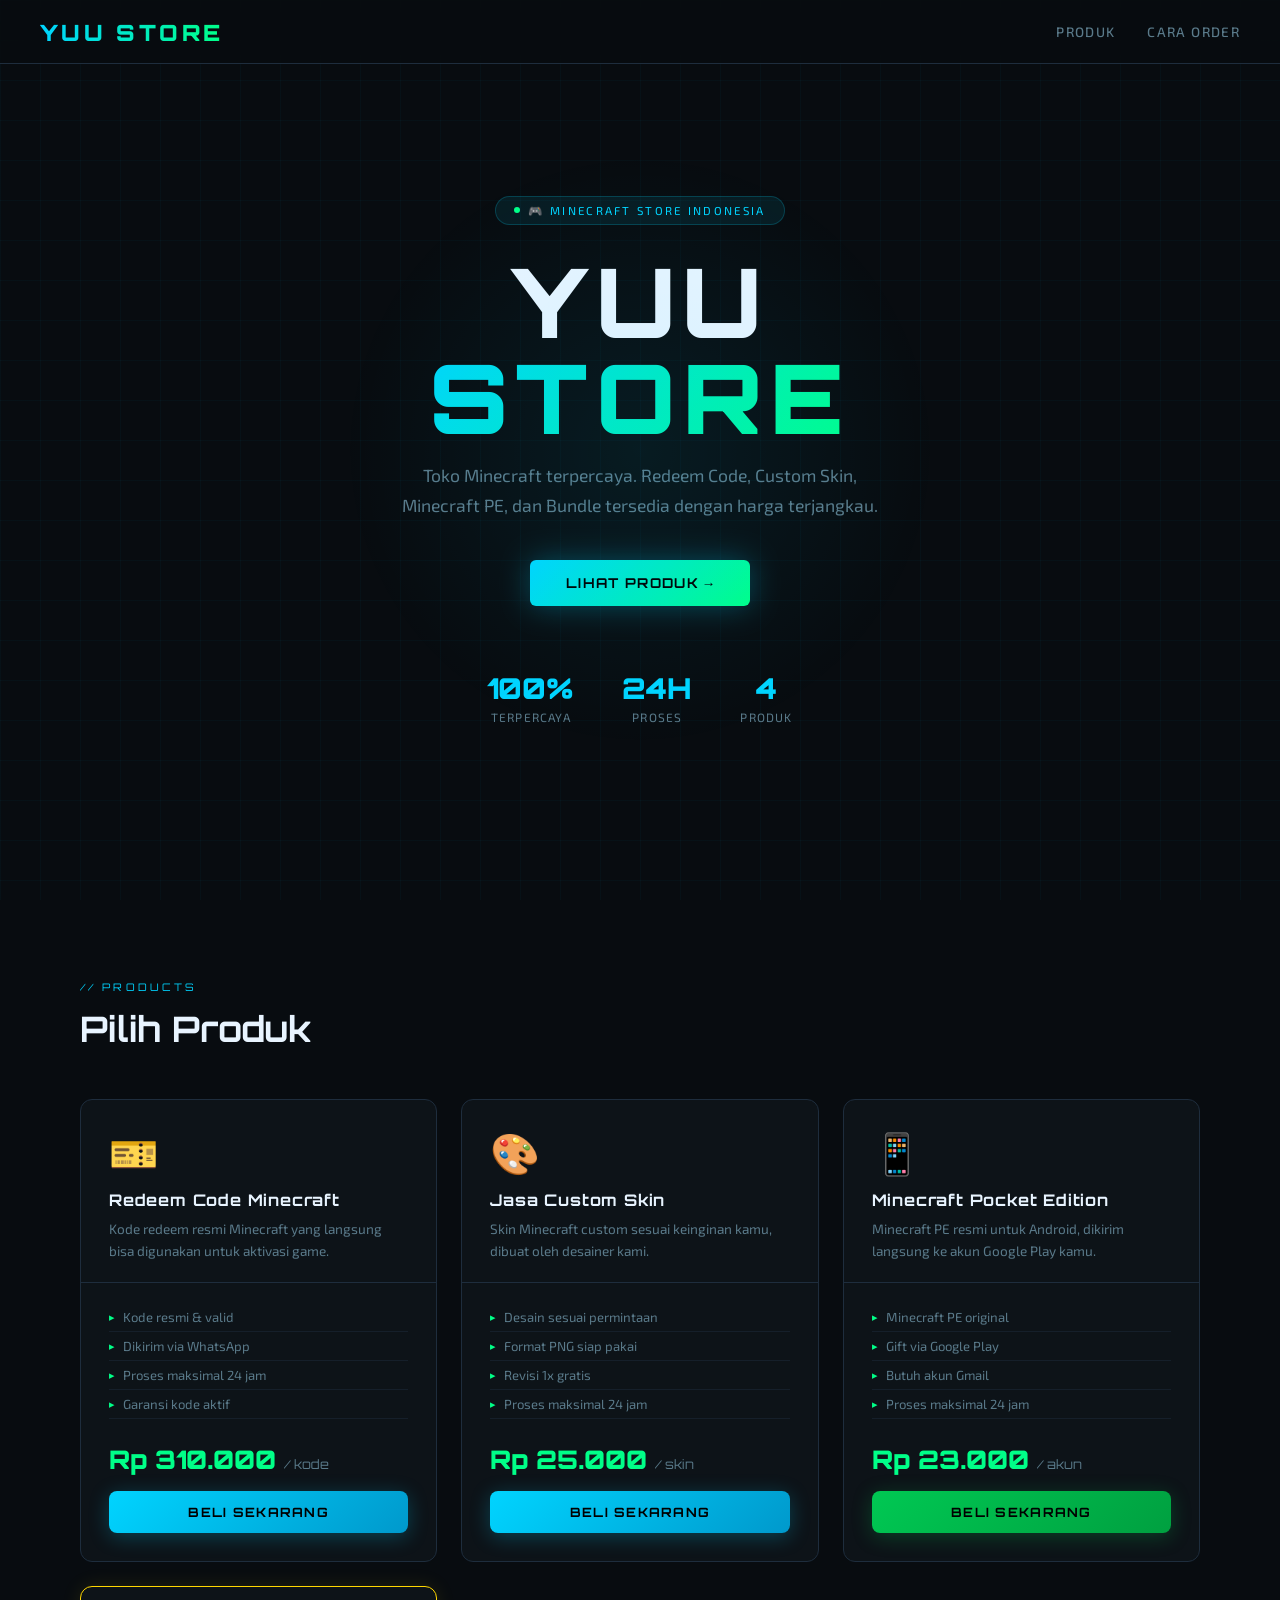
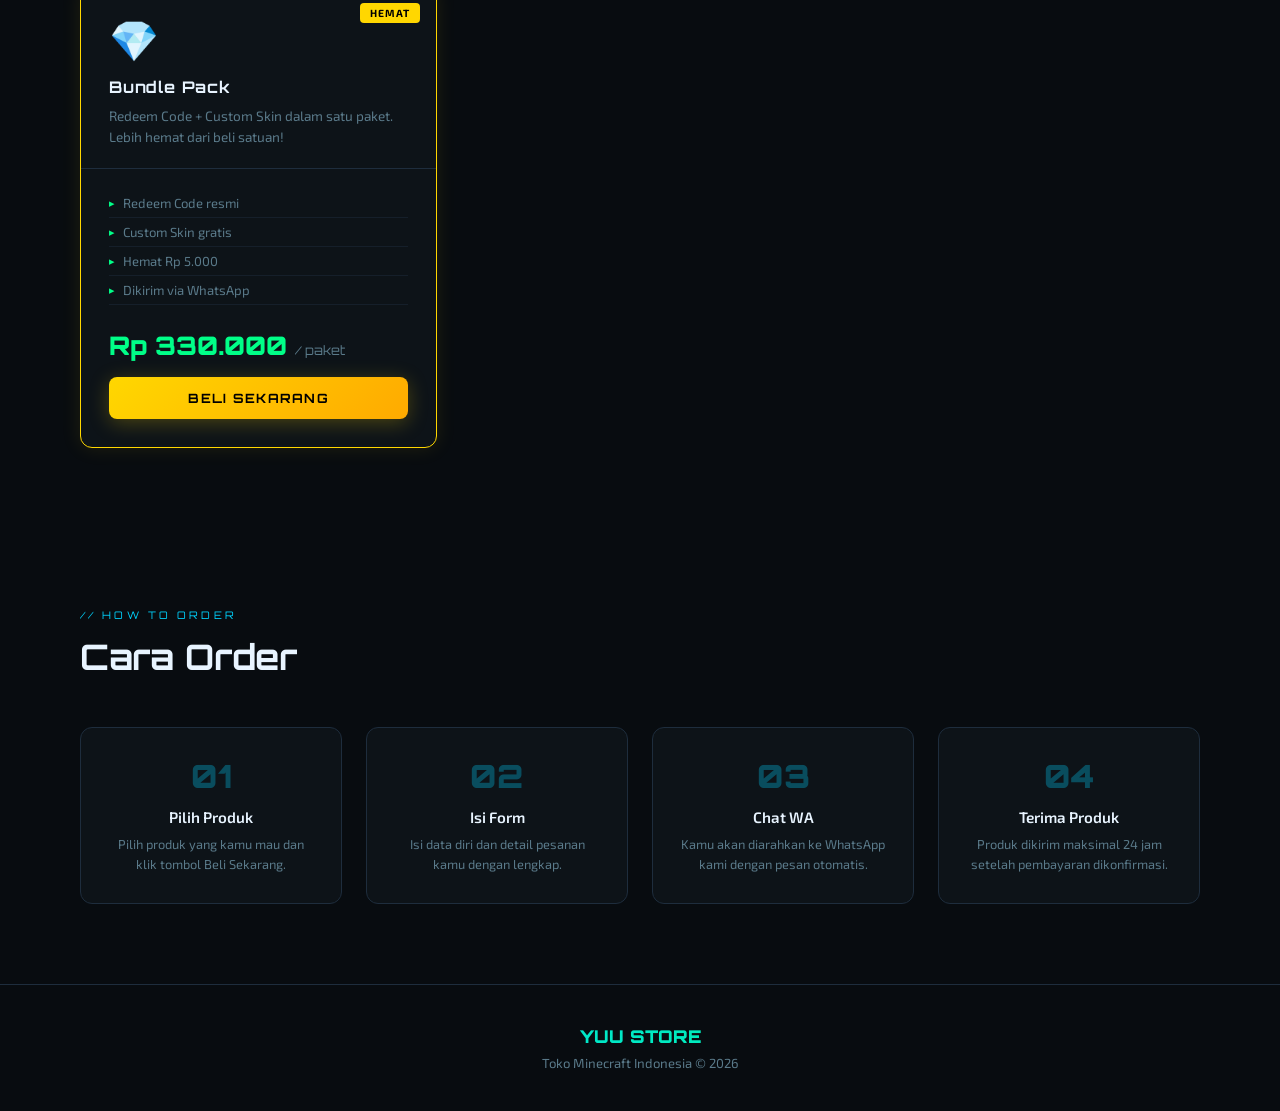
<file: yuustore-2.html>
<!DOCTYPE html>
<html lang="id">
<head>
  <meta charset="UTF-8"/>
  <meta name="viewport" content="width=device-width, initial-scale=1.0"/>
  <title>Yuu Store — Minecraft Shop</title>
  <link href="https://fonts.googleapis.com/css2?family=Orbitron:wght@400;600;700;900&family=Exo+2:wght@300;400;500;600&display=swap" rel="stylesheet"/>
  <style>
    :root{--bg:#080c10;--bg2:#0d1318;--bg3:#111820;--border:#1e2d3d;--fg:#e8f4ff;--muted:#5a7a8a;--accent:#00d4ff;--accent2:#00ff88;--danger:#ff4444;--gold:#ffd700}
    *,*::before,*::after{box-sizing:border-box;margin:0;padding:0}
    html{scroll-behavior:smooth}
    body{background:var(--bg);color:var(--fg);font-family:'Exo 2',sans-serif;overflow-x:hidden;min-height:100vh}
    body::before{content:'';position:fixed;inset:0;background-image:linear-gradient(rgba(0,212,255,0.03) 1px,transparent 1px),linear-gradient(90deg,rgba(0,212,255,0.03) 1px,transparent 1px);background-size:40px 40px;pointer-events:none;z-index:0}

    nav{position:fixed;top:0;left:0;right:0;z-index:100;background:rgba(8,12,16,0.85);backdrop-filter:blur(20px);border-bottom:1px solid var(--border);padding:0 40px;height:64px;display:flex;align-items:center;justify-content:space-between}
    .nav-logo{font-family:'Orbitron',monospace;font-size:1.4rem;font-weight:900;letter-spacing:0.15em;background:linear-gradient(90deg,var(--accent),var(--accent2));-webkit-background-clip:text;-webkit-text-fill-color:transparent;background-clip:text;cursor:pointer}
    .nav-links{display:flex;gap:32px}
    .nav-links a{color:var(--muted);text-decoration:none;font-size:0.85rem;font-weight:500;letter-spacing:0.1em;text-transform:uppercase;transition:color 0.2s;cursor:pointer}
    .nav-links a:hover{color:var(--accent)}

    .hero{position:relative;z-index:1;min-height:100vh;display:flex;flex-direction:column;align-items:center;justify-content:center;text-align:center;padding:80px 20px 60px;overflow:hidden}
    .hero-glow{position:absolute;width:600px;height:600px;border-radius:50%;background:radial-gradient(circle,rgba(0,212,255,0.08) 0%,transparent 70%);top:50%;left:50%;transform:translate(-50%,-50%);pointer-events:none}
    .hero-badge{display:inline-flex;align-items:center;gap:8px;background:rgba(0,212,255,0.08);border:1px solid rgba(0,212,255,0.2);border-radius:50px;padding:6px 18px;font-size:0.72rem;letter-spacing:0.2em;text-transform:uppercase;color:var(--accent);margin-bottom:28px}
    .hero-badge::before{content:'';width:6px;height:6px;border-radius:50%;background:var(--accent2);animation:pulse 2s ease infinite}
    @keyframes pulse{0%,100%{opacity:1}50%{opacity:0.3}}
    .hero h1{font-family:'Orbitron',monospace;font-size:clamp(3rem,8vw,6rem);font-weight:900;letter-spacing:0.08em;line-height:1;margin-bottom:16px}
    .hero h1 span{background:linear-gradient(135deg,var(--accent),var(--accent2));-webkit-background-clip:text;-webkit-text-fill-color:transparent;background-clip:text}
    .hero p{font-size:1.1rem;color:var(--muted);max-width:480px;line-height:1.7;margin-bottom:40px}
    .hero-cta{display:inline-flex;align-items:center;gap:10px;background:linear-gradient(135deg,var(--accent),var(--accent2));color:#000;padding:14px 36px;border-radius:6px;font-family:'Orbitron',monospace;font-size:0.85rem;font-weight:700;letter-spacing:0.1em;text-transform:uppercase;box-shadow:0 0 30px rgba(0,212,255,0.3);transition:transform 0.2s,box-shadow 0.2s;cursor:pointer;border:none}
    .hero-cta:hover{transform:translateY(-2px);box-shadow:0 0 50px rgba(0,212,255,0.5)}
    .hero-stats{display:flex;gap:48px;margin-top:64px}
    .stat{text-align:center}
    .stat-num{font-family:'Orbitron',monospace;font-size:1.8rem;font-weight:900;color:var(--accent)}
    .stat-label{font-size:0.75rem;color:var(--muted);letter-spacing:0.1em;text-transform:uppercase;margin-top:4px}

    section{position:relative;z-index:1;padding:80px 40px;max-width:1200px;margin:0 auto}
    .section-label{font-family:'Orbitron',monospace;font-size:0.65rem;letter-spacing:0.3em;color:var(--accent);text-transform:uppercase;margin-bottom:12px}
    .section-title{font-family:'Orbitron',monospace;font-size:clamp(1.5rem,4vw,2.2rem);font-weight:700;margin-bottom:48px}

    .products-grid{display:grid;grid-template-columns:repeat(auto-fit,minmax(280px,1fr));gap:24px}
    .product-card{background:var(--bg2);border:1px solid var(--border);border-radius:12px;overflow:hidden;transition:transform 0.3s,border-color 0.3s,box-shadow 0.3s;position:relative}
    .product-card:hover{transform:translateY(-4px);border-color:var(--accent);box-shadow:0 0 30px rgba(0,212,255,0.1)}
    .product-card.featured{border-color:var(--gold);box-shadow:0 0 20px rgba(255,215,0,0.1)}
    .product-card.featured:hover{box-shadow:0 0 40px rgba(255,215,0,0.2)}
    .product-badge{position:absolute;top:16px;right:16px;background:var(--gold);color:#000;font-size:0.65rem;font-weight:700;letter-spacing:0.1em;text-transform:uppercase;padding:4px 10px;border-radius:4px}
    .product-header{padding:28px 28px 20px;border-bottom:1px solid var(--border)}
    .product-icon{font-size:2.5rem;margin-bottom:12px}
    .product-name{font-family:'Orbitron',monospace;font-size:1rem;font-weight:700;letter-spacing:0.05em;margin-bottom:8px}
    .product-desc{font-size:0.85rem;color:var(--muted);line-height:1.6}
    .product-body{padding:20px 28px 28px}
    .product-features{list-style:none;margin-bottom:24px}
    .product-features li{font-size:0.82rem;color:var(--muted);padding:6px 0;border-bottom:1px solid rgba(30,45,61,0.5);display:flex;align-items:center;gap:8px}
    .product-features li::before{content:'▸';color:var(--accent2);font-size:0.7rem}
    .product-price{font-family:'Orbitron',monospace;font-size:1.6rem;font-weight:900;color:var(--accent2);margin-bottom:16px}
    .product-price span{font-size:0.8rem;color:var(--muted);font-weight:400}
    .btn-buy{width:100%;background:linear-gradient(135deg,var(--accent),#0099cc);color:#000;border:none;padding:13px;border-radius:8px;font-family:'Orbitron',monospace;font-size:0.8rem;font-weight:700;letter-spacing:0.1em;text-transform:uppercase;cursor:pointer;transition:all 0.2s;box-shadow:0 4px 20px rgba(0,212,255,0.25)}
    .btn-buy:hover{transform:translateY(-1px);box-shadow:0 8px 30px rgba(0,212,255,0.4)}
    .btn-buy.gold{background:linear-gradient(135deg,var(--gold),#ffaa00);box-shadow:0 4px 20px rgba(255,215,0,0.25)}
    .btn-buy.gold:hover{box-shadow:0 8px 30px rgba(255,215,0,0.4)}
    .btn-buy.green{background:linear-gradient(135deg,#00c853,#00a040);box-shadow:0 4px 20px rgba(0,200,83,0.25)}
    .btn-buy.green:hover{box-shadow:0 8px 30px rgba(0,200,83,0.4)}

    .steps{display:grid;grid-template-columns:repeat(auto-fit,minmax(200px,1fr));gap:24px}
    .step{background:var(--bg2);border:1px solid var(--border);border-radius:12px;padding:28px;text-align:center}
    .step-num{font-family:'Orbitron',monospace;font-size:2rem;font-weight:900;color:var(--accent);opacity:0.3;margin-bottom:12px}
    .step-title{font-weight:600;margin-bottom:8px;font-size:0.95rem}
    .step-desc{font-size:0.8rem;color:var(--muted);line-height:1.6}

    footer{position:relative;z-index:1;border-top:1px solid var(--border);padding:40px;text-align:center;color:var(--muted);font-size:0.82rem}

    .modal-overlay{display:none;position:fixed;inset:0;z-index:200;background:rgba(0,0,0,0.8);backdrop-filter:blur(8px);align-items:center;justify-content:center;padding:20px}
    .modal-overlay.open{display:flex}
    .modal{background:var(--bg2);border:1px solid var(--border);border-radius:16px;width:100%;max-width:600px;max-height:90vh;overflow-y:auto;position:relative;animation:modalIn 0.3s ease}
    @keyframes modalIn{from{opacity:0;transform:scale(0.95) translateY(10px)}to{opacity:1;transform:scale(1) translateY(0)}}
    .modal-header{padding:24px 28px 20px;border-bottom:1px solid var(--border);display:flex;align-items:center;justify-content:space-between;position:sticky;top:0;background:var(--bg2);z-index:1}
    .modal-title{font-family:'Orbitron',monospace;font-size:1rem;font-weight:700}
    .modal-close{background:none;border:none;color:var(--muted);font-size:1.5rem;cursor:pointer;line-height:1;transition:color 0.2s}
    .modal-close:hover{color:var(--danger)}
    .modal-body{padding:28px}
    .form-group{margin-bottom:20px}
    .form-label{display:block;font-size:0.78rem;font-weight:600;letter-spacing:0.1em;text-transform:uppercase;color:var(--accent);margin-bottom:8px}
    .form-input,.form-select,.form-textarea{width:100%;background:var(--bg3);border:1px solid var(--border);border-radius:8px;padding:12px 16px;color:var(--fg);font-family:'Exo 2',sans-serif;font-size:0.9rem;outline:none;transition:border-color 0.2s}
    .form-input:focus,.form-select:focus,.form-textarea:focus{border-color:var(--accent)}
    .form-select option{background:var(--bg3)}
    .form-textarea{resize:vertical;min-height:120px;line-height:1.6}
    .skin-template{background:var(--bg3);border:1px solid var(--border);border-radius:8px;padding:16px;font-size:0.82rem;color:var(--muted);line-height:1.8;white-space:pre-wrap;font-family:monospace;margin-bottom:8px}
    .form-section{background:rgba(0,212,255,0.04);border:1px solid rgba(0,212,255,0.12);border-radius:10px;padding:20px;margin-bottom:20px}
    .form-section-title{font-family:'Orbitron',monospace;font-size:0.75rem;letter-spacing:0.15em;color:var(--accent);text-transform:uppercase;margin-bottom:16px;padding-bottom:10px;border-bottom:1px solid rgba(0,212,255,0.12)}
    .btn-submit{width:100%;background:linear-gradient(135deg,#25d366,#128c7e);color:#fff;border:none;padding:15px;border-radius:8px;font-family:'Orbitron',monospace;font-size:0.85rem;font-weight:700;letter-spacing:0.1em;text-transform:uppercase;cursor:pointer;margin-top:8px;transition:all 0.2s;box-shadow:0 4px 20px rgba(37,211,102,0.25);display:flex;align-items:center;justify-content:center;gap:10px}
    .btn-submit:hover{transform:translateY(-1px);box-shadow:0 8px 30px rgba(37,211,102,0.4)}
    .alert{display:none;padding:14px 18px;border-radius:8px;font-size:0.88rem;margin-bottom:20px;font-weight:500}
    .alert.error{background:rgba(255,68,68,0.1);border:1px solid rgba(255,68,68,0.3);color:var(--danger);display:block}
    .price-box{background:rgba(0,212,255,0.06);border:1px solid rgba(0,212,255,0.15);border-radius:8px;padding:14px;margin-bottom:20px;font-size:0.82rem;color:var(--muted);line-height:1.6}
    ::-webkit-scrollbar{width:6px}
    ::-webkit-scrollbar-track{background:var(--bg)}
    ::-webkit-scrollbar-thumb{background:var(--border);border-radius:3px}
  </style>
</head>
<body>

<nav>
  <div class="nav-logo" onclick="document.getElementById('products').scrollIntoView({behavior:'smooth'})">YUU STORE</div>
  <div class="nav-links">
    <a onclick="document.getElementById('products').scrollIntoView({behavior:'smooth'})">Produk</a>
    <a onclick="document.getElementById('cara-order').scrollIntoView({behavior:'smooth'})">Cara Order</a>
  </div>
</nav>

<div class="hero">
  <div class="hero-glow"></div>
  <div class="hero-badge">🎮 Minecraft Store Indonesia</div>
  <h1>YUU<br><span>STORE</span></h1>
  <p>Toko Minecraft terpercaya. Redeem Code, Custom Skin, Minecraft PE, dan Bundle tersedia dengan harga terjangkau.</p>
  <button class="hero-cta" onclick="document.getElementById('products').scrollIntoView({behavior:'smooth'})">Lihat Produk →</button>
  <div class="hero-stats">
    <div class="stat"><div class="stat-num">100%</div><div class="stat-label">Terpercaya</div></div>
    <div class="stat"><div class="stat-num">24H</div><div class="stat-label">Proses</div></div>
    <div class="stat"><div class="stat-num">4</div><div class="stat-label">Produk</div></div>
  </div>
</div>

<section id="products">
  <div class="section-label">// products</div>
  <div class="section-title">Pilih Produk</div>
  <div class="products-grid">

    <!-- Redeem Code -->
    <div class="product-card">
      <div class="product-header">
        <div class="product-icon">🎫</div>
        <div class="product-name">Redeem Code Minecraft</div>
        <div class="product-desc">Kode redeem resmi Minecraft yang langsung bisa digunakan untuk aktivasi game.</div>
      </div>
      <div class="product-body">
        <ul class="product-features">
          <li>Kode resmi & valid</li>
          <li>Dikirim via WhatsApp</li>
          <li>Proses maksimal 24 jam</li>
          <li>Garansi kode aktif</li>
        </ul>
        <div class="product-price">Rp 310.000 <span>/ kode</span></div>
        <button class="btn-buy" onclick="openModal('redeem')">Beli Sekarang</button>
      </div>
    </div>

    <!-- Custom Skin -->
    <div class="product-card">
      <div class="product-header">
        <div class="product-icon">🎨</div>
        <div class="product-name">Jasa Custom Skin</div>
        <div class="product-desc">Skin Minecraft custom sesuai keinginan kamu, dibuat oleh desainer kami.</div>
      </div>
      <div class="product-body">
        <ul class="product-features">
          <li>Desain sesuai permintaan</li>
          <li>Format PNG siap pakai</li>
          <li>Revisi 1x gratis</li>
          <li>Proses maksimal 24 jam</li>
        </ul>
        <div class="product-price">Rp 25.000 <span>/ skin</span></div>
        <button class="btn-buy" onclick="openModal('skin')">Beli Sekarang</button>
      </div>
    </div>

    <!-- Minecraft PE -->
    <div class="product-card">
      <div class="product-header">
        <div class="product-icon">📱</div>
        <div class="product-name">Minecraft Pocket Edition</div>
        <div class="product-desc">Minecraft PE resmi untuk Android, dikirim langsung ke akun Google Play kamu.</div>
      </div>
      <div class="product-body">
        <ul class="product-features">
          <li>Minecraft PE original</li>
          <li>Gift via Google Play</li>
          <li>Butuh akun Gmail</li>
          <li>Proses maksimal 24 jam</li>
        </ul>
        <div class="product-price">Rp 23.000 <span>/ akun</span></div>
        <button class="btn-buy green" onclick="openModal('mcpe')">Beli Sekarang</button>
      </div>
    </div>

    <!-- Bundle -->
    <div class="product-card featured">
      <div class="product-badge">HEMAT</div>
      <div class="product-header">
        <div class="product-icon">💎</div>
        <div class="product-name">Bundle Pack</div>
        <div class="product-desc">Redeem Code + Custom Skin dalam satu paket. Lebih hemat dari beli satuan!</div>
      </div>
      <div class="product-body">
        <ul class="product-features">
          <li>Redeem Code resmi</li>
          <li>Custom Skin gratis</li>
          <li>Hemat Rp 5.000</li>
          <li>Dikirim via WhatsApp</li>
        </ul>
        <div class="product-price">Rp 330.000 <span>/ paket</span></div>
        <button class="btn-buy gold" onclick="openModal('bundle')">Beli Sekarang</button>
      </div>
    </div>

  </div>
</section>

<section id="cara-order">
  <div class="section-label">// how to order</div>
  <div class="section-title">Cara Order</div>
  <div class="steps">
    <div class="step"><div class="step-num">01</div><div class="step-title">Pilih Produk</div><div class="step-desc">Pilih produk yang kamu mau dan klik tombol Beli Sekarang.</div></div>
    <div class="step"><div class="step-num">02</div><div class="step-title">Isi Form</div><div class="step-desc">Isi data diri dan detail pesanan kamu dengan lengkap.</div></div>
    <div class="step"><div class="step-num">03</div><div class="step-title">Chat WA</div><div class="step-desc">Kamu akan diarahkan ke WhatsApp kami dengan pesan otomatis.</div></div>
    <div class="step"><div class="step-num">04</div><div class="step-title">Terima Produk</div><div class="step-desc">Produk dikirim maksimal 24 jam setelah pembayaran dikonfirmasi.</div></div>
  </div>
</section>

<footer>
  <div style="font-family:'Orbitron',monospace;font-size:1.1rem;font-weight:900;margin-bottom:8px;background:linear-gradient(90deg,#00d4ff,#00ff88);-webkit-background-clip:text;-webkit-text-fill-color:transparent;background-clip:text">YUU STORE</div>
  <div>Toko Minecraft Indonesia © 2026</div>
</footer>

<!-- MODAL REDEEM -->
<div class="modal-overlay" id="modal-redeem">
  <div class="modal">
    <div class="modal-header">
      <div class="modal-title">🎫 Order Redeem Code</div>
      <button class="modal-close" onclick="closeModal('redeem')">×</button>
    </div>
    <div class="modal-body">
      <div class="alert" id="alert-redeem"></div>
      <div class="form-section">
        <div class="form-section-title">Data Pembeli</div>
        <div class="form-group">
          <label class="form-label">Nama *</label>
          <input type="text" class="form-input" id="redeem-name" placeholder="Nama kamu"/>
        </div>
        <div class="form-group">
          <label class="form-label">Nomor Telepon *</label>
          <input type="tel" class="form-input" id="redeem-phone" placeholder="08xxxxxxxxxx"/>
        </div>
      </div>
      <div class="price-box">
        💳 <strong style="color:var(--fg)">Total: Rp 310.000</strong><br>
        Setelah submit, kamu akan diarahkan ke WhatsApp kami 💬
      </div>
      <button class="btn-submit" onclick="submitOrder('redeem')">
        <svg width="18" height="18" viewBox="0 0 24 24" fill="currentColor"><path d="M17.472 14.382c-.297-.149-1.758-.867-2.03-.967-.273-.099-.471-.148-.67.15-.197.297-.767.966-.94 1.164-.173.199-.347.223-.644.075-.297-.15-1.255-.463-2.39-1.475-.883-.788-1.48-1.761-1.653-2.059-.173-.297-.018-.458.13-.606.134-.133.298-.347.446-.52.149-.174.198-.298.298-.497.099-.198.05-.371-.025-.52-.075-.149-.669-1.612-.916-2.207-.242-.579-.487-.5-.669-.51-.173-.008-.371-.01-.57-.01-.198 0-.52.074-.792.372-.272.297-1.04 1.016-1.04 2.479 0 1.462 1.065 2.875 1.213 3.074.149.198 2.096 3.2 5.077 4.487.709.306 1.262.489 1.694.625.712.227 1.36.195 1.871.118.571-.085 1.758-.719 2.006-1.413.248-.694.248-1.289.173-1.413-.074-.124-.272-.198-.57-.347m-5.421 7.403h-.004a9.87 9.87 0 01-5.031-1.378l-.361-.214-3.741.982.998-3.648-.235-.374a9.86 9.86 0 01-1.51-5.26c.001-5.45 4.436-9.884 9.888-9.884 2.64 0 5.122 1.03 6.988 2.898a9.825 9.825 0 012.893 6.994c-.003 5.45-4.437 9.884-9.885 9.884m8.413-18.297A11.815 11.815 0 0012.05 0C5.495 0 .16 5.335.157 11.892c0 2.096.547 4.142 1.588 5.945L.057 24l6.305-1.654a11.882 11.882 0 005.683 1.448h.005c6.554 0 11.89-5.335 11.893-11.893a11.821 11.821 0 00-3.48-8.413Z"/></svg>
        Lanjut ke WhatsApp
      </button>
    </div>
  </div>
</div>

<!-- MODAL CUSTOM SKIN -->
<div class="modal-overlay" id="modal-skin">
  <div class="modal">
    <div class="modal-header">
      <div class="modal-title">🎨 Order Custom Skin</div>
      <button class="modal-close" onclick="closeModal('skin')">×</button>
    </div>
    <div class="modal-body">
      <div class="alert" id="alert-skin"></div>
      <div class="form-section">
        <div class="form-section-title">Data Pembeli</div>
        <div class="form-group">
          <label class="form-label">Nama *</label>
          <input type="text" class="form-input" id="skin-name" placeholder="Nama kamu"/>
        </div>
        <div class="form-group">
          <label class="form-label">Nomor Telepon *</label>
          <input type="tel" class="form-input" id="skin-phone" placeholder="08xxxxxxxxxx"/>
        </div>
      </div>
      <div class="form-section">
        <div class="form-section-title">Detail Skin</div>
        <div class="form-group">
          <label class="form-label">Tipe Skin *</label>
          <select class="form-select" id="skin-type">
            <option value="">Pilih tipe skin...</option>
            <option>Steve (Lengan lebar)</option>
            <option>Alex (Lengan ramping)</option>
          </select>
        </div>
        <div class="form-group">
          <label class="form-label">Ukuran Skin *</label>
          <select class="form-select" id="skin-size">
            <option value="">Pilih ukuran...</option>
            <option>32x32</option>
            <option>64x64</option>
          </select>
        </div>
        <div class="form-group">
          <label class="form-label">Gender Skin *</label>
          <select class="form-select" id="skin-gender">
            <option value="">Pilih gender...</option>
            <option>Laki-Laki</option>
            <option>Perempuan</option>
          </select>
        </div>
        <div class="form-group">
          <label class="form-label">Deskripsi Detail Skin *</label>
          <div class="skin-template">a) Kepala 🧔🏼
1. Rambut
   - Warna: 
   - Penjelasan: 
2. Mata
   - Warna: 
   - Penjelasan: 

b) Badan 💪
1. Kulit
   - Warna: 
   - Penjelasan: 

c) Pakaian 🧥
1. Baju
   - Warna: 
   - Ukuran: panjang/pendek
   - Penjelasan: 
2. Celana
   - Warna: 
   - Ukuran: panjang/pendek
   - Penjelasan: 
3. Sepatu
   - Warna: 
   - Penjelasan: 

d) Detail 🔎
Jika punya gambar referensi, kirim via WhatsApp.</div>
          <textarea class="form-textarea" id="skin-desc" placeholder="Isi detail skin kamu di sini..." style="min-height:180px"></textarea>
        </div>
      </div>
      <div class="price-box">
        💳 <strong style="color:var(--fg)">Total: Rp 25.000</strong><br>
        Setelah submit, kamu akan diarahkan ke WhatsApp kami 💬<br>
        <span style="color:var(--accent2)">*Kirim foto referensi di WhatsApp jika ada</span>
      </div>
      <button class="btn-submit" onclick="submitOrder('skin')">
        <svg width="18" height="18" viewBox="0 0 24 24" fill="currentColor"><path d="M17.472 14.382c-.297-.149-1.758-.867-2.03-.967-.273-.099-.471-.148-.67.15-.197.297-.767.966-.94 1.164-.173.199-.347.223-.644.075-.297-.15-1.255-.463-2.39-1.475-.883-.788-1.48-1.761-1.653-2.059-.173-.297-.018-.458.13-.606.134-.133.298-.347.446-.52.149-.174.198-.298.298-.497.099-.198.05-.371-.025-.52-.075-.149-.669-1.612-.916-2.207-.242-.579-.487-.5-.669-.51-.173-.008-.371-.01-.57-.01-.198 0-.52.074-.792.372-.272.297-1.04 1.016-1.04 2.479 0 1.462 1.065 2.875 1.213 3.074.149.198 2.096 3.2 5.077 4.487.709.306 1.262.489 1.694.625.712.227 1.36.195 1.871.118.571-.085 1.758-.719 2.006-1.413.248-.694.248-1.289.173-1.413-.074-.124-.272-.198-.57-.347m-5.421 7.403h-.004a9.87 9.87 0 01-5.031-1.378l-.361-.214-3.741.982.998-3.648-.235-.374a9.86 9.86 0 01-1.51-5.26c.001-5.45 4.436-9.884 9.888-9.884 2.64 0 5.122 1.03 6.988 2.898a9.825 9.825 0 012.893 6.994c-.003 5.45-4.437 9.884-9.885 9.884m8.413-18.297A11.815 11.815 0 0012.05 0C5.495 0 .16 5.335.157 11.892c0 2.096.547 4.142 1.588 5.945L.057 24l6.305-1.654a11.882 11.882 0 005.683 1.448h.005c6.554 0 11.89-5.335 11.893-11.893a11.821 11.821 0 00-3.48-8.413Z"/></svg>
        Lanjut ke WhatsApp
      </button>
    </div>
  </div>
</div>

<!-- MODAL MCPE -->
<div class="modal-overlay" id="modal-mcpe">
  <div class="modal">
    <div class="modal-header">
      <div class="modal-title">📱 Order Minecraft PE</div>
      <button class="modal-close" onclick="closeModal('mcpe')">×</button>
    </div>
    <div class="modal-body">
      <div class="alert" id="alert-mcpe"></div>
      <div class="form-section">
        <div class="form-section-title">Data Pembeli</div>
        <div class="form-group">
          <label class="form-label">Nama *</label>
          <input type="text" class="form-input" id="mcpe-name" placeholder="Nama kamu"/>
        </div>
        <div class="form-group">
          <label class="form-label">Nomor Telepon *</label>
          <input type="tel" class="form-input" id="mcpe-phone" placeholder="08xxxxxxxxxx"/>
        </div>
        <div class="form-group">
          <label class="form-label">Akun Gmail *</label>
          <input type="email" class="form-input" id="mcpe-gmail" placeholder="emailkamu@gmail.com"/>
        </div>
      </div>
      <div class="price-box" style="border-color:rgba(0,200,83,0.2);background:rgba(0,200,83,0.06)">
        💳 <strong style="color:var(--fg)">Total: Rp 23.000</strong><br>
        Minecraft PE akan di-gift langsung ke akun Gmail kamu via Google Play 💬
      </div>
      <button class="btn-submit" onclick="submitOrder('mcpe')">
        <svg width="18" height="18" viewBox="0 0 24 24" fill="currentColor"><path d="M17.472 14.382c-.297-.149-1.758-.867-2.03-.967-.273-.099-.471-.148-.67.15-.197.297-.767.966-.94 1.164-.173.199-.347.223-.644.075-.297-.15-1.255-.463-2.39-1.475-.883-.788-1.48-1.761-1.653-2.059-.173-.297-.018-.458.13-.606.134-.133.298-.347.446-.52.149-.174.198-.298.298-.497.099-.198.05-.371-.025-.52-.075-.149-.669-1.612-.916-2.207-.242-.579-.487-.5-.669-.51-.173-.008-.371-.01-.57-.01-.198 0-.52.074-.792.372-.272.297-1.04 1.016-1.04 2.479 0 1.462 1.065 2.875 1.213 3.074.149.198 2.096 3.2 5.077 4.487.709.306 1.262.489 1.694.625.712.227 1.36.195 1.871.118.571-.085 1.758-.719 2.006-1.413.248-.694.248-1.289.173-1.413-.074-.124-.272-.198-.57-.347m-5.421 7.403h-.004a9.87 9.87 0 01-5.031-1.378l-.361-.214-3.741.982.998-3.648-.235-.374a9.86 9.86 0 01-1.51-5.26c.001-5.45 4.436-9.884 9.888-9.884 2.64 0 5.122 1.03 6.988 2.898a9.825 9.825 0 012.893 6.994c-.003 5.45-4.437 9.884-9.885 9.884m8.413-18.297A11.815 11.815 0 0012.05 0C5.495 0 .16 5.335.157 11.892c0 2.096.547 4.142 1.588 5.945L.057 24l6.305-1.654a11.882 11.882 0 005.683 1.448h.005c6.554 0 11.89-5.335 11.893-11.893a11.821 11.821 0 00-3.48-8.413Z"/></svg>
        Lanjut ke WhatsApp
      </button>
    </div>
  </div>
</div>

<!-- MODAL BUNDLE -->
<div class="modal-overlay" id="modal-bundle">
  <div class="modal">
    <div class="modal-header">
      <div class="modal-title">💎 Order Bundle Pack</div>
      <button class="modal-close" onclick="closeModal('bundle')">×</button>
    </div>
    <div class="modal-body">
      <div class="alert" id="alert-bundle"></div>
      <div class="form-section">
        <div class="form-section-title">Data Pembeli</div>
        <div class="form-group">
          <label class="form-label">Nama *</label>
          <input type="text" class="form-input" id="bundle-name" placeholder="Nama kamu"/>
        </div>
        <div class="form-group">
          <label class="form-label">Nomor Telepon *</label>
          <input type="tel" class="form-input" id="bundle-phone" placeholder="08xxxxxxxxxx"/>
        </div>
      </div>
      <div class="form-section">
        <div class="form-section-title">Detail Custom Skin</div>
        <div class="form-group">
          <label class="form-label">Tipe Skin *</label>
          <select class="form-select" id="bundle-skin-type">
            <option value="">Pilih tipe skin...</option>
            <option>Steve (Lengan lebar)</option>
            <option>Alex (Lengan ramping)</option>
          </select>
        </div>
        <div class="form-group">
          <label class="form-label">Ukuran Skin *</label>
          <select class="form-select" id="bundle-skin-size">
            <option value="">Pilih ukuran...</option>
            <option>32x32</option>
            <option>64x64</option>
          </select>
        </div>
        <div class="form-group">
          <label class="form-label">Gender Skin *</label>
          <select class="form-select" id="bundle-skin-gender">
            <option value="">Pilih gender...</option>
            <option>Laki-Laki</option>
            <option>Perempuan</option>
          </select>
        </div>
        <div class="form-group">
          <label class="form-label">Deskripsi Detail Skin *</label>
          <div class="skin-template">a) Kepala 🧔🏼
1. Rambut
   - Warna: 
   - Penjelasan: 
2. Mata
   - Warna: 
   - Penjelasan: 

b) Badan 💪
1. Kulit
   - Warna: 
   - Penjelasan: 

c) Pakaian 🧥
1. Baju
   - Warna: 
   - Ukuran: panjang/pendek
   - Penjelasan: 
2. Celana
   - Warna: 
   - Ukuran: panjang/pendek
   - Penjelasan: 
3. Sepatu
   - Warna: 
   - Penjelasan: 

d) Detail 🔎
Jika punya gambar referensi, kirim via WhatsApp.</div>
          <textarea class="form-textarea" id="bundle-skin-desc" placeholder="Isi detail skin kamu..." style="min-height:180px"></textarea>
        </div>
      </div>
      <div class="price-box" style="border-color:rgba(255,215,0,0.2);background:rgba(255,215,0,0.06)">
        💳 <strong style="color:var(--gold)">Total: Rp 330.000</strong> <span style="color:var(--accent2);font-size:0.75rem">• Hemat Rp 5.000!</span><br>
        Setelah submit, kamu akan diarahkan ke WhatsApp kami 💬<br>
        <span style="color:var(--accent2)">*Kirim foto referensi di WhatsApp jika ada</span>
      </div>
      <button class="btn-submit" onclick="submitOrder('bundle')">
        <svg width="18" height="18" viewBox="0 0 24 24" fill="currentColor"><path d="M17.472 14.382c-.297-.149-1.758-.867-2.03-.967-.273-.099-.471-.148-.67.15-.197.297-.767.966-.94 1.164-.173.199-.347.223-.644.075-.297-.15-1.255-.463-2.39-1.475-.883-.788-1.48-1.761-1.653-2.059-.173-.297-.018-.458.13-.606.134-.133.298-.347.446-.52.149-.174.198-.298.298-.497.099-.198.05-.371-.025-.52-.075-.149-.669-1.612-.916-2.207-.242-.579-.487-.5-.669-.51-.173-.008-.371-.01-.57-.01-.198 0-.52.074-.792.372-.272.297-1.04 1.016-1.04 2.479 0 1.462 1.065 2.875 1.213 3.074.149.198 2.096 3.2 5.077 4.487.709.306 1.262.489 1.694.625.712.227 1.36.195 1.871.118.571-.085 1.758-.719 2.006-1.413.248-.694.248-1.289.173-1.413-.074-.124-.272-.198-.57-.347m-5.421 7.403h-.004a9.87 9.87 0 01-5.031-1.378l-.361-.214-3.741.982.998-3.648-.235-.374a9.86 9.86 0 01-1.51-5.26c.001-5.45 4.436-9.884 9.888-9.884 2.64 0 5.122 1.03 6.988 2.898a9.825 9.825 0 012.893 6.994c-.003 5.45-4.437 9.884-9.885 9.884m8.413-18.297A11.815 11.815 0 0012.05 0C5.495 0 .16 5.335.157 11.892c0 2.096.547 4.142 1.588 5.945L.057 24l6.305-1.654a11.882 11.882 0 005.683 1.448h.005c6.554 0 11.89-5.335 11.893-11.893a11.821 11.821 0 00-3.48-8.413Z"/></svg>
        Lanjut ke WhatsApp
      </button>
    </div>
  </div>
</div>

<script>
  const WA = '6285117606183';

  function openModal(type) {
    document.getElementById(`modal-${type}`).classList.add('open');
    document.body.style.overflow = 'hidden';
  }
  function closeModal(type) {
    document.getElementById(`modal-${type}`).classList.remove('open');
    document.body.style.overflow = '';
    const a = document.getElementById(`alert-${type}`);
    if (a) { a.className = 'alert'; a.textContent = ''; }
  }
  document.querySelectorAll('.modal-overlay').forEach(o => {
    o.addEventListener('click', e => { if (e.target === o) closeModal(o.id.replace('modal-','')); });
  });

  function showAlert(type, msg) {
    const el = document.getElementById(`alert-${type}`);
    el.textContent = msg; el.className = 'alert error';
    el.scrollIntoView({ behavior: 'smooth', block: 'nearest' });
  }

  function submitOrder(type) {
    let msg = ''; let valid = true;

    if (type === 'redeem') {
      const name  = document.getElementById('redeem-name').value.trim();
      const phone = document.getElementById('redeem-phone').value.trim();
      if (!name || !phone) { valid = false; }
      else msg = `Min saya mau pesen redeem code Minecraft min 🎫\n\n*Data Pembeli:*\nNama: ${name}\nNo. Telp: ${phone}`;
    }

    else if (type === 'skin') {
      const name    = document.getElementById('skin-name').value.trim();
      const phone   = document.getElementById('skin-phone').value.trim();
      const stype   = document.getElementById('skin-type').value;
      const ssize   = document.getElementById('skin-size').value;
      const sgender = document.getElementById('skin-gender').value;
      const sdesc   = document.getElementById('skin-desc').value.trim();
      if (!name || !phone || !stype || !ssize || !sgender || !sdesc) { valid = false; }
      else msg = `Min saya mau pesen custom skin 🎨\n\n*Data Pembeli:*\nNama: ${name}\nNo. Telp: ${phone}\n\n*Request Skin:*\nTipe: ${stype}\nUkuran: ${ssize}\nGender: ${sgender}\n\n${sdesc}`;
    }

    else if (type === 'mcpe') {
      const name  = document.getElementById('mcpe-name').value.trim();
      const phone = document.getElementById('mcpe-phone').value.trim();
      const gmail = document.getElementById('mcpe-gmail').value.trim();
      if (!name || !phone || !gmail) { valid = false; }
      else msg = `Min saya mau pesen Minecraft PE 📱\n\n*Data Pembeli:*\nNama: ${name}\nNo. Telp: ${phone}\nGmail: ${gmail}`;
    }

    else if (type === 'bundle') {
      const name    = document.getElementById('bundle-name').value.trim();
      const phone   = document.getElementById('bundle-phone').value.trim();
      const stype   = document.getElementById('bundle-skin-type').value;
      const ssize   = document.getElementById('bundle-skin-size').value;
      const sgender = document.getElementById('bundle-skin-gender').value;
      const sdesc   = document.getElementById('bundle-skin-desc').value.trim();
      if (!name || !phone || !stype || !ssize || !sgender || !sdesc) { valid = false; }
      else msg = `Min saya mau pesen bundle 💎\n\n*Data Pembeli:*\nNama: ${name}\nNo. Telp: ${phone}\n\n*Request Skin:*\nTipe: ${stype}\nUkuran: ${ssize}\nGender: ${sgender}\n\n${sdesc}`;
    }

    if (!valid) { showAlert(type, '❌ Harap isi semua field yang wajib diisi!'); return; }
    window.open(`https://wa.me/${WA}?text=${encodeURIComponent(msg)}`, '_blank');
    closeModal(type);
  }
</script>
</body>
</html>
</file>
